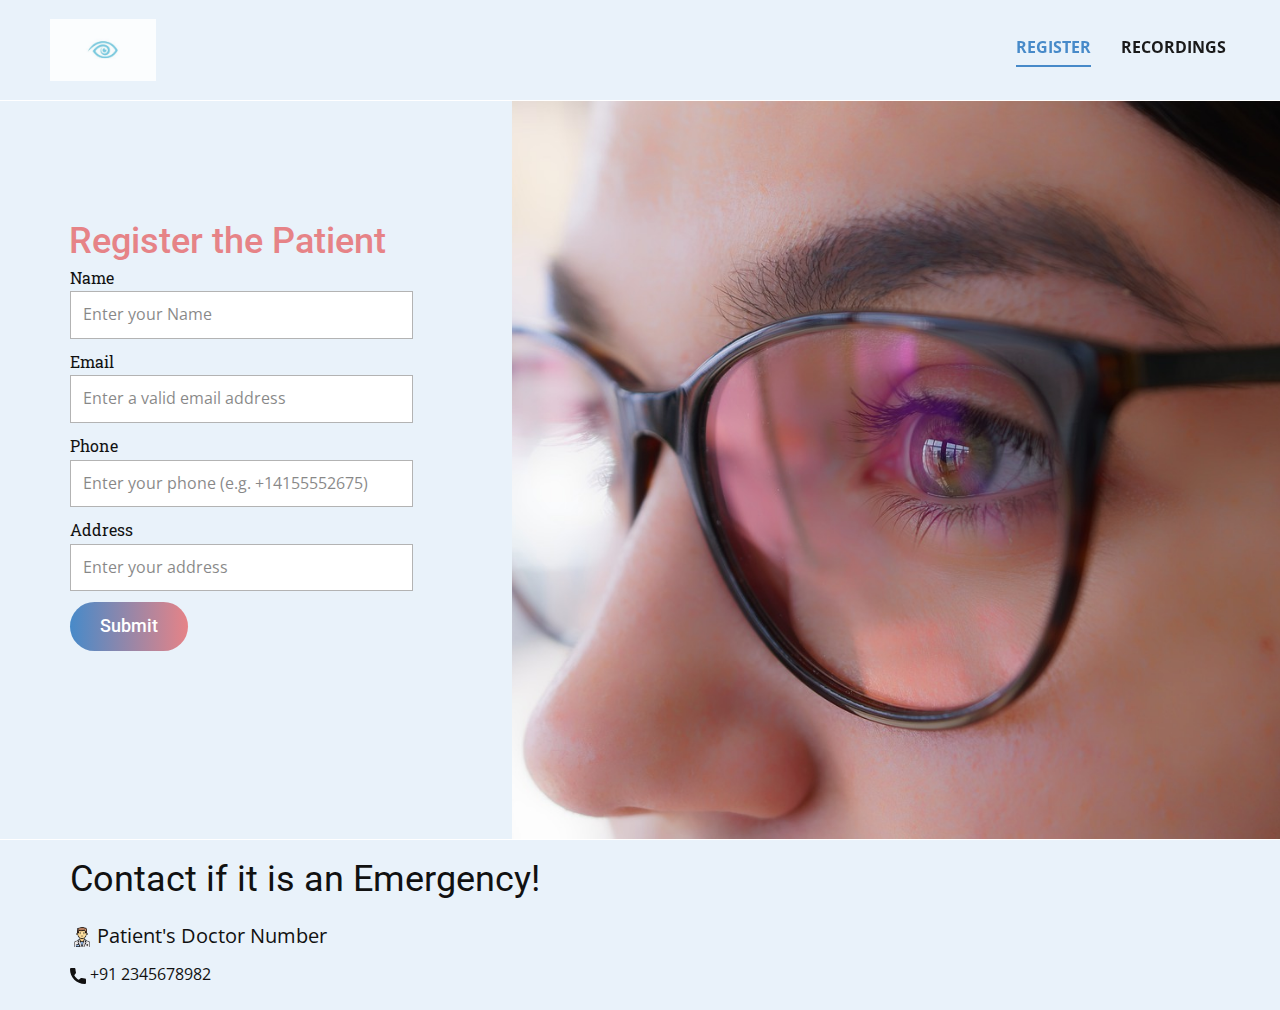
<file: app design2/index.html>
<!DOCTYPE html>
<html style="font-size: 16px;">
  <head>
    <meta name="viewport" content="width=device-width, initial-scale=1.0">
    <meta charset="utf-8">
    <meta name="keywords" content="Register">
    <meta name="description" content="">
    <meta name="page_type" content="np-template-header-footer-from-plugin">
    <title>register</title>
    <link rel="stylesheet" href="nicepage.css" media="screen">
<link rel="stylesheet" href="register.css" media="screen">
    <script class="u-script" type="text/javascript" src="jquery.js" defer=""></script>
    <script class="u-script" type="text/javascript" src="nicepage.js" defer=""></script>
    <meta name="generator" content="Nicepage 4.5.4, nicepage.com">
    <link id="u-theme-google-font" rel="stylesheet" href="https://fonts.googleapis.com/css?family=Roboto:100,100i,300,300i,400,400i,500,500i,700,700i,900,900i|Open+Sans:300,300i,400,400i,500,500i,600,600i,700,700i,800,800i">
    <link id="u-page-google-font" rel="stylesheet" href="https://fonts.googleapis.com/css?family=Roboto+Slab:100,200,300,400,500,600,700,800,900|Roboto:100,100i,300,300i,400,400i,500,500i,700,700i,900,900i">
    
    
    <script type="application/ld+json">{
		"@context": "http://schema.org",
		"@type": "Organization",
		"name": "",
		"logo": "images/403Forbidden.jpg"
}</script>
    <meta name="theme-color" content="#478ac9">
    <meta property="og:title" content="register">
    <meta property="og:type" content="website">
  </head>
  <body data-home-page="register.html" data-home-page-title="register" class="u-body u-xl-mode"><header class="u-clearfix u-header u-palette-1-light-3 u-sticky u-sticky-8243 u-header" id="sec-d9cd"><a href="Home.html" data-page-id="63607571" class="u-image u-logo u-opacity u-opacity-80 u-image-1" data-image-width="520" data-image-height="300" data-animation-name="customAnimationIn" data-animation-duration="1000" data-animation-direction="" title="Home">
        <img src="images/403Forbidden.jpg" class="u-logo-image u-logo-image-1">
      </a><nav class="u-menu u-menu-dropdown u-offcanvas u-menu-1">
        <div class="menu-collapse" style="font-size: 1rem; letter-spacing: 0px; font-weight: 700; text-transform: uppercase;">
          <a class="u-button-style u-custom-active-border-color u-custom-border u-custom-border-color u-custom-border-radius u-custom-borders u-custom-hover-border-color u-custom-left-right-menu-spacing u-custom-padding-bottom u-custom-text-color u-custom-text-hover-color u-custom-top-bottom-menu-spacing u-nav-link u-text-active-palette-1-base u-text-hover-palette-2-base" href="#">
            <svg class="u-svg-link" viewBox="0 0 24 24"><use xmlns:xlink="http://www.w3.org/1999/xlink" xlink:href="#menu-hamburger"></use></svg>
            <svg class="u-svg-content" version="1.1" id="menu-hamburger" viewBox="0 0 16 16" x="0px" y="0px" xmlns:xlink="http://www.w3.org/1999/xlink" xmlns="http://www.w3.org/2000/svg"><g><rect y="1" width="16" height="2"></rect><rect y="7" width="16" height="2"></rect><rect y="13" width="16" height="2"></rect>
</g></svg>
          </a>
        </div>
        <div class="u-custom-menu u-nav-container">
          <ul class="u-nav u-spacing-30 u-unstyled u-nav-1"><li class="u-nav-item"><a class="u-border-2 u-border-active-palette-1-base u-border-hover-palette-1-base u-border-no-left u-border-no-right u-border-no-top u-button-style u-nav-link u-text-active-palette-1-base u-text-grey-90 u-text-hover-grey-90" href="register.html" style="padding: 10px 0px;">Register</a>
</li><li class="u-nav-item"><a class="u-border-2 u-border-active-palette-1-base u-border-hover-palette-1-base u-border-no-left u-border-no-right u-border-no-top u-button-style u-nav-link u-text-active-palette-1-base u-text-grey-90 u-text-hover-grey-90" href="recordings.html" style="padding: 10px 0px;">Recordings</a>
</li></ul>
        </div>
        <div class="u-custom-menu u-nav-container-collapse">
          <div class="u-black u-container-style u-inner-container-layout u-opacity u-opacity-95 u-sidenav">
            <div class="u-inner-container-layout u-sidenav-overflow">
              <div class="u-menu-close"></div>
              <ul class="u-align-center u-nav u-popupmenu-items u-unstyled u-nav-2"><li class="u-nav-item"><a class="u-button-style u-nav-link" href="register.html" style="padding: 10px 0px;">Register</a>
</li><li class="u-nav-item"><a class="u-button-style u-nav-link" href="recordings.html" style="padding: 10px 0px;">Recordings</a>
</li></ul>
            </div>
          </div>
          <div class="u-black u-menu-overlay u-opacity u-opacity-70"></div>
        </div>
      </nav><style class="u-sticky-style" data-style-id="8243">.u-sticky-fixed.u-sticky-8243, .u-body.u-sticky-fixed .u-sticky-8243 {
box-shadow: 2px 2px 8px 0 rgba(128,128,128,1) !important
}</style></header>
    <section class="u-clearfix u-valign-middle u-section-1" id="sec-b247">
      <div class="u-clearfix u-expanded-width u-gutter-0 u-layout-wrap u-layout-wrap-1">
        <div class="u-layout" style="">
          <div class="u-layout-row" style="">
            <div class="u-container-style u-layout-cell u-left-cell u-palette-1-light-3 u-size-24 u-size-xs-60 u-layout-cell-1" src="">
              <div class="u-container-layout u-container-layout-1">
                <h2 class="u-align-center u-text u-text-default u-text-palette-2-light-1 u-text-1">Register the Patient</h2>
                <div class="u-form u-form-1">
                  <form action="#" method="POST" class="u-clearfix u-form-spacing-10 u-form-vertical u-inner-form" source="custom" name="form" style="padding: 10px;">
                    <div class="u-form-group u-form-name">
                      <label for="name-acee" class="u-custom-font u-font-roboto-slab u-label">Name</label>
                      <input type="text" placeholder="Enter your Name" id="name-acee" name="name" class="u-border-1 u-border-grey-30 u-input u-input-rectangle u-white" required="">
                    </div>
                    <div class="u-form-email u-form-group">
                      <label for="email-acee" class="u-custom-font u-font-roboto-slab u-label">Email</label>
                      <input type="email" placeholder="Enter a valid email address" id="email-acee" name="email" class="u-border-1 u-border-grey-30 u-input u-input-rectangle u-white" required="">
                    </div>
                    <div class="u-form-group u-form-phone u-form-group-3">
                      <label for="phone-5e17" class="u-custom-font u-font-roboto-slab u-label">Phone</label>
                      <input type="tel" pattern="\+?\d{0,3}[\s\(\-]?([0-9]{2,3})[\s\)\-]?([\s\-]?)([0-9]{3})[\s\-]?([0-9]{2})[\s\-]?([0-9]{2})" placeholder="Enter your phone (e.g. +14155552675)" id="phone-5e17" name="phone" class="u-border-1 u-border-grey-30 u-input u-input-rectangle u-white" required="">
                    </div>
                    <div class="u-form-address u-form-group u-form-group-4">
                      <label for="address-25fb" class="u-custom-font u-font-roboto-slab u-label">Address</label>
                      <input type="text" placeholder="Enter your address" id="address-25fb" name="address" class="u-border-1 u-border-grey-30 u-input u-input-rectangle u-white" required="">
                    </div>
                    <div class="u-align-left u-form-group u-form-submit">
                      <a href="#" class="u-active-palette-2-light-2 u-border-none u-btn u-btn-round u-btn-submit u-button-style u-custom-font u-font-roboto u-gradient u-hover-palette-2-light-2 u-none u-radius-31 u-text-white u-btn-1">Submit</a>
                      <input type="submit" value="submit" class="u-form-control-hidden">
                    </div>
                    <div class="u-form-send-message u-form-send-success"> Thank you! Your message has been sent. </div>
                    <div class="u-form-send-error u-form-send-message"> Unable to send your message. Please fix errors then try again. </div>
                    <input type="hidden" value="" name="recaptchaResponse">
                  </form>
                </div>
              </div>
            </div>
            <div class="u-align-center u-container-style u-image u-layout-cell u-right-cell u-size-36 u-size-xs-60 u-image-1" src="" data-image-width="1280" data-image-height="854">
              <div class="u-container-layout u-valign-middle u-container-layout-2" src=""></div>
            </div>
          </div>
        </div>
      </div>
    </section>
    
    
    <footer class="u-align-center u-clearfix u-footer u-palette-1-light-3 u-footer" id="sec-b803"><div class="u-clearfix u-sheet u-sheet-1">
        <h2 class="u-align-left u-subtitle u-text u-text-default u-text-1">Contact if it is an Emergency!</h2>
        <p class="u-align-center u-large-text u-text u-text-variant u-text-2"><span class="u-file-icon u-icon"><img src="images/921059.png" alt=""></span>&nbsp;Patient's Doctor Number&nbsp; 
        </p>
        <a href="https://nicepage.cloud" class="u-active-none u-align-left u-bottom-left-radius-0 u-bottom-right-radius-0 u-btn u-btn-rectangle u-button-style u-hover-none u-none u-radius-0 u-top-left-radius-0 u-top-right-radius-0 u-btn-1"><span class="u-icon"><svg class="u-svg-content" viewBox="0 0 405.333 405.333" x="0px" y="0px" style="width: 1em; height: 1em;"><path d="M373.333,266.88c-25.003,0-49.493-3.904-72.704-11.563c-11.328-3.904-24.192-0.896-31.637,6.699l-46.016,34.752    c-52.8-28.181-86.592-61.952-114.389-114.368l33.813-44.928c8.512-8.512,11.563-20.971,7.915-32.64    C142.592,81.472,138.667,56.96,138.667,32c0-17.643-14.357-32-32-32H32C14.357,0,0,14.357,0,32    c0,205.845,167.488,373.333,373.333,373.333c17.643,0,32-14.357,32-32V298.88C405.333,281.237,390.976,266.88,373.333,266.88z"></path></svg><img></span>&nbsp;+91 2345678982
        </a>
      </div></footer>
  
  </body>
</html>
</file>
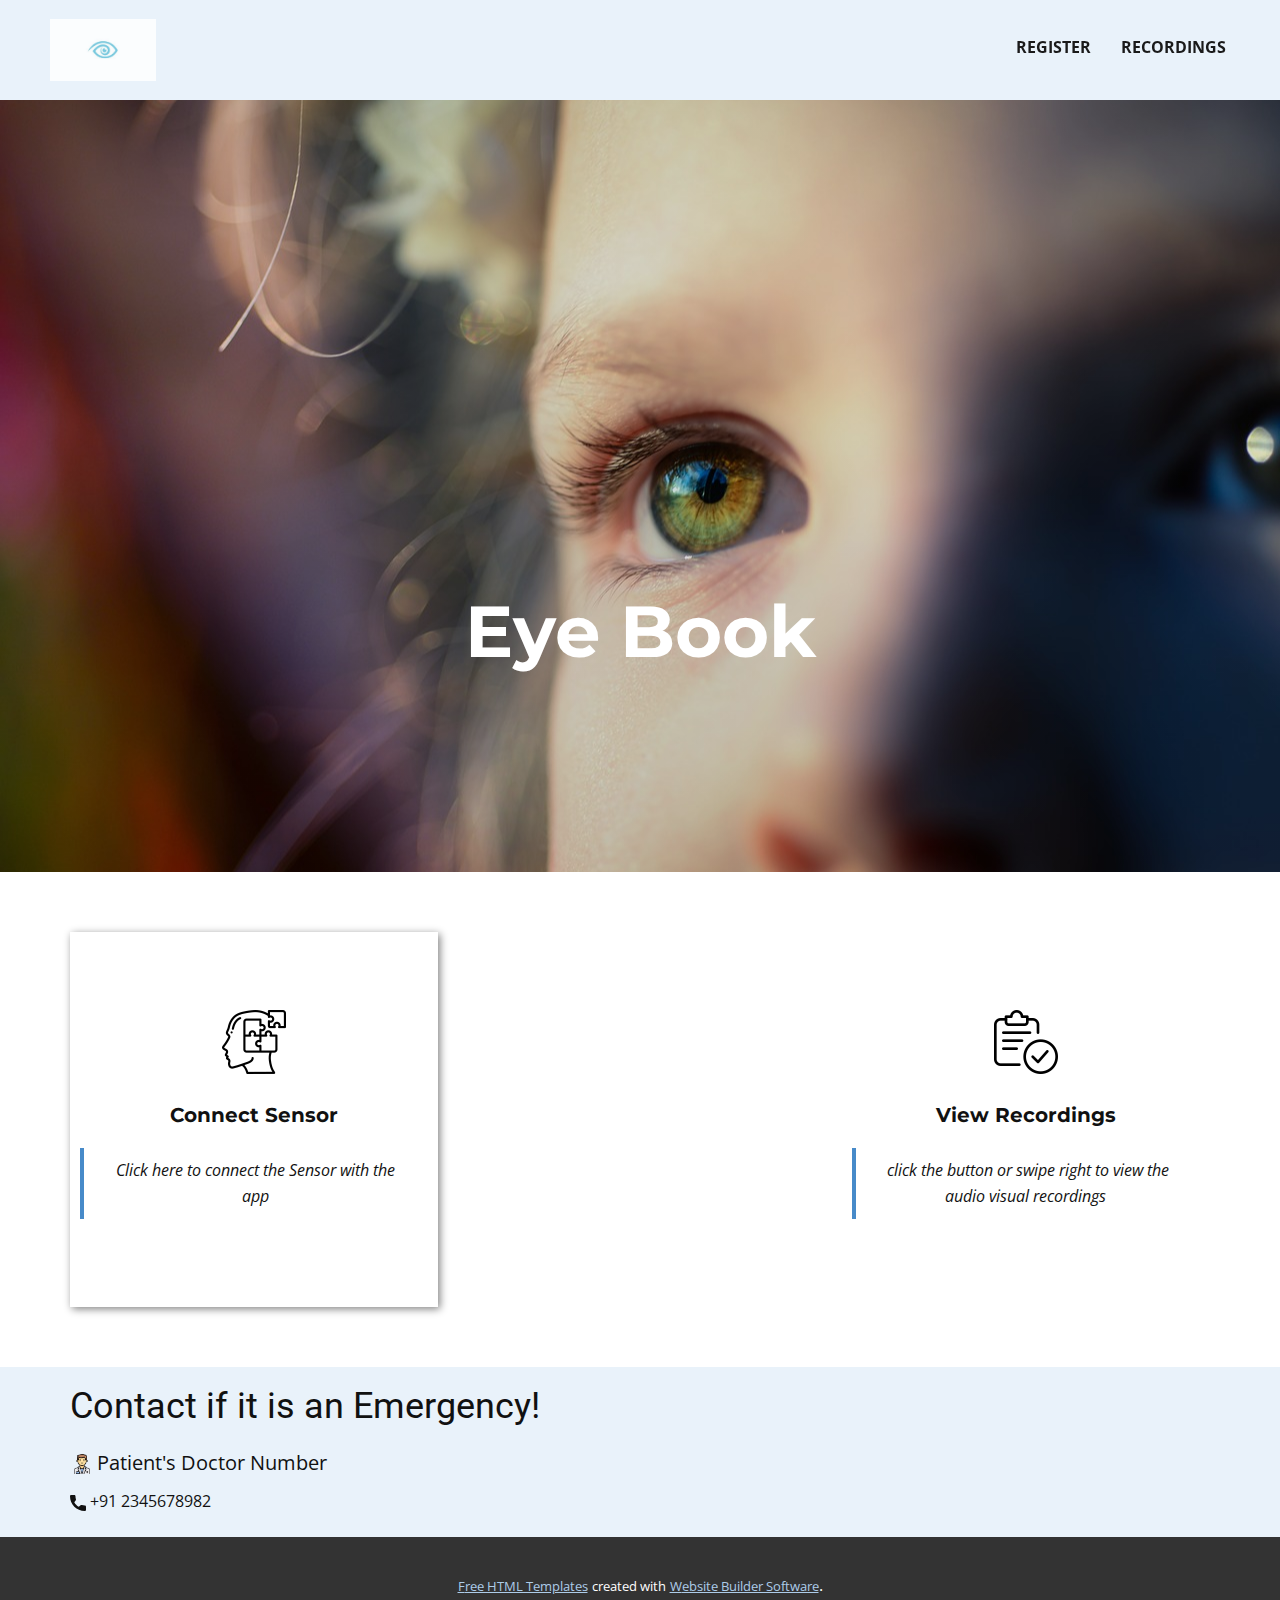
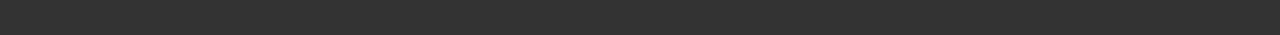
<file: app design2/Home.html>
<!DOCTYPE html>
<html style="font-size: 16px;">
  <head>
    <meta name="viewport" content="width=device-width, initial-scale=1.0">
    <meta charset="utf-8">
    <meta name="keywords" content="​Psychology specialist Dr. Sara Dowson, ​Our Clinic Expert Psychologist from New York, ​Dr. Sara Dowson, ​Open for Appointments, Pricing Plans, Free, $310, $530, ​Benefits of psychological therapy">
    <meta name="description" content="">
    <meta name="page_type" content="np-template-header-footer-from-plugin">
    <title>Home</title>
    <link rel="stylesheet" href="nicepage.css" media="screen">
<link rel="stylesheet" href="Home.css" media="screen">
    <script class="u-script" type="text/javascript" src="jquery.js" defer=""></script>
    <script class="u-script" type="text/javascript" src="nicepage.js" defer=""></script>
    <meta name="generator" content="Nicepage 4.5.4, nicepage.com">
    <link id="u-theme-google-font" rel="stylesheet" href="https://fonts.googleapis.com/css?family=Roboto:100,100i,300,300i,400,400i,500,500i,700,700i,900,900i|Open+Sans:300,300i,400,400i,500,500i,600,600i,700,700i,800,800i">
    <link id="u-page-google-font" rel="stylesheet" href="https://fonts.googleapis.com/css?family=Montserrat:100,100i,200,200i,300,300i,400,400i,500,500i,600,600i,700,700i,800,800i,900,900i">
    
    
    
    <script type="application/ld+json">{
		"@context": "http://schema.org",
		"@type": "Organization",
		"name": "",
		"logo": "images/403Forbidden.jpg"
}</script>
    <meta name="theme-color" content="#478ac9">
    <meta property="og:title" content="Home">
    <meta property="og:type" content="website">
  </head>
  <body class="u-body u-xl-mode"><header class="u-clearfix u-header u-palette-1-light-3 u-sticky u-sticky-8243 u-header" id="sec-d9cd"><a href="Home.html" data-page-id="63607571" class="u-image u-logo u-opacity u-opacity-80 u-image-1" data-image-width="520" data-image-height="300" data-animation-name="customAnimationIn" data-animation-duration="1000" data-animation-direction="" title="Home">
        <img src="images/403Forbidden.jpg" class="u-logo-image u-logo-image-1">
      </a><nav class="u-menu u-menu-dropdown u-offcanvas u-menu-1">
        <div class="menu-collapse" style="font-size: 1rem; letter-spacing: 0px; font-weight: 700; text-transform: uppercase;">
          <a class="u-button-style u-custom-active-border-color u-custom-border u-custom-border-color u-custom-border-radius u-custom-borders u-custom-hover-border-color u-custom-left-right-menu-spacing u-custom-padding-bottom u-custom-text-color u-custom-text-hover-color u-custom-top-bottom-menu-spacing u-nav-link u-text-active-palette-1-base u-text-hover-palette-2-base" href="#">
            <svg class="u-svg-link" viewBox="0 0 24 24"><use xmlns:xlink="http://www.w3.org/1999/xlink" xlink:href="#menu-hamburger"></use></svg>
            <svg class="u-svg-content" version="1.1" id="menu-hamburger" viewBox="0 0 16 16" x="0px" y="0px" xmlns:xlink="http://www.w3.org/1999/xlink" xmlns="http://www.w3.org/2000/svg"><g><rect y="1" width="16" height="2"></rect><rect y="7" width="16" height="2"></rect><rect y="13" width="16" height="2"></rect>
</g></svg>
          </a>
        </div>
        <div class="u-custom-menu u-nav-container">
          <ul class="u-nav u-spacing-30 u-unstyled u-nav-1"><li class="u-nav-item"><a class="u-border-2 u-border-active-palette-1-base u-border-hover-palette-1-base u-border-no-left u-border-no-right u-border-no-top u-button-style u-nav-link u-text-active-palette-1-base u-text-grey-90 u-text-hover-grey-90" href="register.html" style="padding: 10px 0px;">Register</a>
</li><li class="u-nav-item"><a class="u-border-2 u-border-active-palette-1-base u-border-hover-palette-1-base u-border-no-left u-border-no-right u-border-no-top u-button-style u-nav-link u-text-active-palette-1-base u-text-grey-90 u-text-hover-grey-90" href="recordings.html" style="padding: 10px 0px;">Recordings</a>
</li></ul>
        </div>
        <div class="u-custom-menu u-nav-container-collapse">
          <div class="u-black u-container-style u-inner-container-layout u-opacity u-opacity-95 u-sidenav">
            <div class="u-inner-container-layout u-sidenav-overflow">
              <div class="u-menu-close"></div>
              <ul class="u-align-center u-nav u-popupmenu-items u-unstyled u-nav-2"><li class="u-nav-item"><a class="u-button-style u-nav-link" href="register.html" style="padding: 10px 0px;">Register</a>
</li><li class="u-nav-item"><a class="u-button-style u-nav-link" href="recordings.html" style="padding: 10px 0px;">Recordings</a>
</li></ul>
            </div>
          </div>
          <div class="u-black u-menu-overlay u-opacity u-opacity-70"></div>
        </div>
      </nav><style class="u-sticky-style" data-style-id="8243">.u-sticky-fixed.u-sticky-8243, .u-body.u-sticky-fixed .u-sticky-8243 {
box-shadow: 2px 2px 8px 0 rgba(128,128,128,1) !important
}</style></header>
    <section class="u-align-left u-clearfix u-image u-shading u-section-1" id="carousel_b404" data-image-width="1280" data-image-height="829">
      <div class="u-clearfix u-sheet u-sheet-1">
        <h1 class="u-align-center u-custom-font u-font-montserrat u-text u-text-body-alt-color u-text-1" data-animation-name="slideIn" data-animation-duration="2000" data-animation-direction="Left">Eye Book</h1>
      </div>
    </section>
    <section class="u-clearfix u-section-2" id="sec-a3ca">
      <div class="u-clearfix u-sheet u-sheet-1">
        <div class="u-expanded-width u-list u-list-1">
          <div class="u-repeater u-repeater-1">
            <div class="u-align-center u-container-style u-custom-item u-list-item u-repeater-item u-list-item-1">
              <div class="u-container-layout u-similar-container u-container-layout-1"><span class="u-custom-item u-file-icon u-icon u-icon-1"><img src="images/1491171.png" alt=""></span>
                <h5 class="u-custom-font u-font-montserrat u-text u-text-default u-text-1"> Connect Sensor</h5>
                <blockquote class="u-text u-text-2">Click here to connect the Sensor with the app</blockquote>
              </div>
            </div>
            <div class="u-align-center u-container-style u-custom-item u-list-item u-palette-2-base u-repeater-item u-list-item-2" data-animation-name="customAnimationIn" data-animation-duration="2000">
              <div class="u-container-layout u-similar-container u-container-layout-2"><span class="u-custom-item u-file-icon u-grey-5 u-icon u-spacing-10 u-icon-2"><img src="images/12.png" alt=""></span>
                <h5 class="u-custom-font u-font-montserrat u-text u-text-default u-text-3"> Start Recording</h5>
                <blockquote class="u-text u-text-4">Click the Button or press and hold the screen for two seconds to record audio visual</blockquote>
              </div>
            </div>
            <div class="u-align-center u-container-style u-custom-item u-list-item u-repeater-item">
              <div class="u-container-layout u-similar-container u-container-layout-3"><span class="u-custom-item u-file-icon u-icon u-icon-3"><img src="images/2910756.png" alt=""></span>
                <h5 class="u-custom-font u-font-montserrat u-text u-text-default u-text-5"> View Recordings</h5>
                <blockquote class="u-text u-text-6">click the button or swipe right to view the audio visual recordings&nbsp;</blockquote>
              </div>
            </div>
          </div>
        </div>
      </div>
    </section>
    
    
    <footer class="u-align-center u-clearfix u-footer u-palette-1-light-3 u-footer" id="sec-b803"><div class="u-clearfix u-sheet u-sheet-1">
        <h2 class="u-align-left u-subtitle u-text u-text-default u-text-1">Contact if it is an Emergency!</h2>
        <p class="u-align-center u-large-text u-text u-text-variant u-text-2"><span class="u-file-icon u-icon"><img src="images/921059.png" alt=""></span>&nbsp;Patient's Doctor Number&nbsp; 
        </p>
        <a href="https://nicepage.cloud" class="u-active-none u-align-left u-bottom-left-radius-0 u-bottom-right-radius-0 u-btn u-btn-rectangle u-button-style u-hover-none u-none u-radius-0 u-top-left-radius-0 u-top-right-radius-0 u-btn-1"><span class="u-icon"><svg class="u-svg-content" viewBox="0 0 405.333 405.333" x="0px" y="0px" style="width: 1em; height: 1em;"><path d="M373.333,266.88c-25.003,0-49.493-3.904-72.704-11.563c-11.328-3.904-24.192-0.896-31.637,6.699l-46.016,34.752    c-52.8-28.181-86.592-61.952-114.389-114.368l33.813-44.928c8.512-8.512,11.563-20.971,7.915-32.64    C142.592,81.472,138.667,56.96,138.667,32c0-17.643-14.357-32-32-32H32C14.357,0,0,14.357,0,32    c0,205.845,167.488,373.333,373.333,373.333c17.643,0,32-14.357,32-32V298.88C405.333,281.237,390.976,266.88,373.333,266.88z"></path></svg><img></span>&nbsp;+91 2345678982
        </a>
      </div></footer>
    <section class="u-backlink u-clearfix u-grey-80">
      <a class="u-link" href="https://nicepage.com/html-templates" target="_blank">
        <span>Free HTML Templates</span>
      </a>
      <p class="u-text">
        <span>created with</span>
      </p>
      <a class="u-link" href="" target="_blank">
        <span>Website Builder Software</span>
      </a>. 
    </section>
  </body>
</html>
</file>
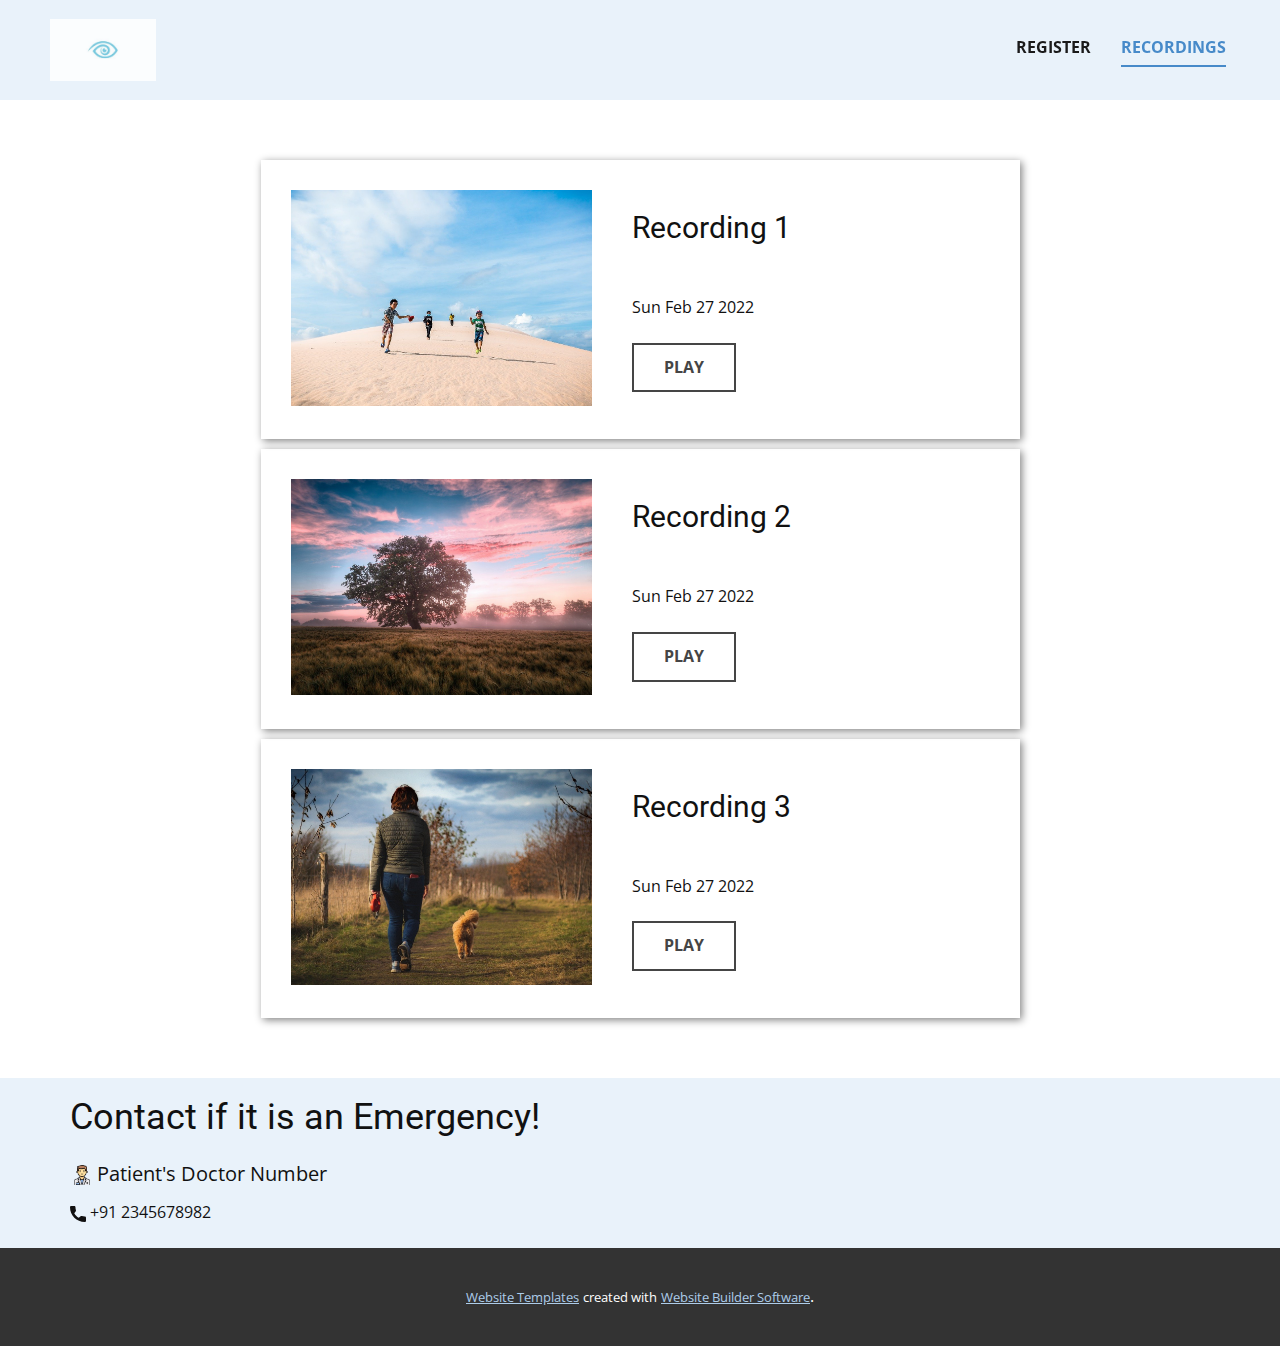
<file: app design2/recordings.html>
<!DOCTYPE html>
<html style="font-size: 16px;">
  <head>
    <meta name="viewport" content="width=device-width, initial-scale=1.0">
    <meta charset="utf-8">
    <meta name="keywords" content="Contact if it is an Emergency!">
    <meta name="description" content="">
    <meta name="page_type" content="np-template-header-footer-from-plugin">
    <title>recordings</title>
    <link rel="stylesheet" href="nicepage.css" media="screen">
<link rel="stylesheet" href="recordings.css" media="screen">
    <script class="u-script" type="text/javascript" src="jquery.js" defer=""></script>
    <script class="u-script" type="text/javascript" src="nicepage.js" defer=""></script>
    <meta name="generator" content="Nicepage 4.5.4, nicepage.com">
    <link id="u-theme-google-font" rel="stylesheet" href="https://fonts.googleapis.com/css?family=Roboto:100,100i,300,300i,400,400i,500,500i,700,700i,900,900i|Open+Sans:300,300i,400,400i,500,500i,600,600i,700,700i,800,800i">
    
    
    <script type="application/ld+json">{
		"@context": "http://schema.org",
		"@type": "Organization",
		"name": "",
		"logo": "images/403Forbidden.jpg"
}</script>
    <meta name="theme-color" content="#478ac9">
    <meta property="og:title" content="recordings">
    <meta property="og:type" content="website">
  </head>
  <body class="u-body u-xl-mode"><header class="u-clearfix u-header u-palette-1-light-3 u-sticky u-sticky-8243 u-header" id="sec-d9cd"><a href="Home.html" data-page-id="63607571" class="u-image u-logo u-opacity u-opacity-80 u-image-1" data-image-width="520" data-image-height="300" data-animation-name="customAnimationIn" data-animation-duration="1000" data-animation-direction="" title="Home">
        <img src="images/403Forbidden.jpg" class="u-logo-image u-logo-image-1">
      </a><nav class="u-menu u-menu-dropdown u-offcanvas u-menu-1">
        <div class="menu-collapse" style="font-size: 1rem; letter-spacing: 0px; font-weight: 700; text-transform: uppercase;">
          <a class="u-button-style u-custom-active-border-color u-custom-border u-custom-border-color u-custom-border-radius u-custom-borders u-custom-hover-border-color u-custom-left-right-menu-spacing u-custom-padding-bottom u-custom-text-color u-custom-text-hover-color u-custom-top-bottom-menu-spacing u-nav-link u-text-active-palette-1-base u-text-hover-palette-2-base" href="#">
            <svg class="u-svg-link" viewBox="0 0 24 24"><use xmlns:xlink="http://www.w3.org/1999/xlink" xlink:href="#menu-hamburger"></use></svg>
            <svg class="u-svg-content" version="1.1" id="menu-hamburger" viewBox="0 0 16 16" x="0px" y="0px" xmlns:xlink="http://www.w3.org/1999/xlink" xmlns="http://www.w3.org/2000/svg"><g><rect y="1" width="16" height="2"></rect><rect y="7" width="16" height="2"></rect><rect y="13" width="16" height="2"></rect>
</g></svg>
          </a>
        </div>
        <div class="u-custom-menu u-nav-container">
          <ul class="u-nav u-spacing-30 u-unstyled u-nav-1"><li class="u-nav-item"><a class="u-border-2 u-border-active-palette-1-base u-border-hover-palette-1-base u-border-no-left u-border-no-right u-border-no-top u-button-style u-nav-link u-text-active-palette-1-base u-text-grey-90 u-text-hover-grey-90" href="register.html" style="padding: 10px 0px;">Register</a>
</li><li class="u-nav-item"><a class="u-border-2 u-border-active-palette-1-base u-border-hover-palette-1-base u-border-no-left u-border-no-right u-border-no-top u-button-style u-nav-link u-text-active-palette-1-base u-text-grey-90 u-text-hover-grey-90" href="recordings.html" style="padding: 10px 0px;">Recordings</a>
</li></ul>
        </div>
        <div class="u-custom-menu u-nav-container-collapse">
          <div class="u-black u-container-style u-inner-container-layout u-opacity u-opacity-95 u-sidenav">
            <div class="u-inner-container-layout u-sidenav-overflow">
              <div class="u-menu-close"></div>
              <ul class="u-align-center u-nav u-popupmenu-items u-unstyled u-nav-2"><li class="u-nav-item"><a class="u-button-style u-nav-link" href="register.html" style="padding: 10px 0px;">Register</a>
</li><li class="u-nav-item"><a class="u-button-style u-nav-link" href="recordings.html" style="padding: 10px 0px;">Recordings</a>
</li></ul>
            </div>
          </div>
          <div class="u-black u-menu-overlay u-opacity u-opacity-70"></div>
        </div>
      </nav><style class="u-sticky-style" data-style-id="8243">.u-sticky-fixed.u-sticky-8243, .u-body.u-sticky-fixed .u-sticky-8243 {
box-shadow: 2px 2px 8px 0 rgba(128,128,128,1) !important
}</style></header>
    <section class="u-align-center u-clearfix u-section-1" id="carousel_e780">
      <div class="u-clearfix u-sheet u-sheet-1"><!--blog--><!--blog_options_json--><!--{"type":"Recent","source":"","tags":"","count":""}--><!--/blog_options_json-->
        <div class="u-blog u-blog-1">
          <div class="u-repeater u-repeater-1"><!--blog_post-->
            <div class="u-blog-post u-container-style u-repeater-item u-repeater-item-1">
              <div class="u-container-layout u-similar-container u-valign-bottom-xs u-container-layout-1">
                <a class="u-post-header-link" href="blog/post-5.html"><!--blog_post_image-->
                  <img src="images/d56fdcef4ab5dc371fdd8bc6528ed8baafda33f3f134f3286bd9aa50f094b9eb9dde8eda006e5350f3c01b74c4b706b882c1a4aab8d8046ea6f90c_1280.jpg" alt="" class="u-blog-control u-image u-image-default u-image-1" data-image-width="1280" data-image-height="761"><!--/blog_post_image-->
                </a>
                <h3 class="u-text u-text-1">Recording 1</h3><!--blog_post_metadata-->
                <div class="u-blog-control u-metadata u-metadata-1"><!--blog_post_metadata_date-->
                  <span class="u-meta-date u-meta-icon"><!--blog_post_metadata_date_content-->Sun Feb 27 2022<!--/blog_post_metadata_date_content--></span><!--/blog_post_metadata_date-->
                </div><!--/blog_post_metadata--><!--blog_post_readmore-->
                <a href="blog/post-5.html" class="u-blog-control u-border-2 u-border-grey-dark-1 u-btn u-btn-rectangle u-button-style u-none u-btn-1"><!--blog_post_readmore_content--><!--options_json--><!--{"content":"PLAY","defaultValue":"Read More"}--><!--/options_json-->PLAY<!--/blog_post_readmore_content--></a><!--/blog_post_readmore-->
              </div>
            </div><!--/blog_post--><!--blog_post-->
            <div class="u-blog-post u-container-style u-repeater-item u-repeater-item-2">
              <div class="u-container-layout u-similar-container u-valign-bottom-xs u-container-layout-2">
                <a class="u-post-header-link" href="blog/post-4.html"><!--blog_post_image-->
                  <img src="images/dabcb4813ea32b128843342925046f9179143a3d2382f3ab1c7bf4c07c4437194f5c39d9348262b97af7aa9194855321ab76444cee69155582c07b_1280.jpg" alt="" class="u-blog-control u-image u-image-default u-image-2" data-image-width="1280" data-image-height="852"><!--/blog_post_image-->
                </a>
                <h3 class="u-text u-text-2">Recording 2<br>
                </h3><!--blog_post_metadata-->
                <div class="u-blog-control u-metadata u-metadata-2"><!--blog_post_metadata_date-->
                  <span class="u-meta-date u-meta-icon"><!--blog_post_metadata_date_content-->Sun Feb 27 2022<!--/blog_post_metadata_date_content--></span><!--/blog_post_metadata_date-->
                </div><!--/blog_post_metadata--><!--blog_post_readmore-->
                <a href="blog/post-4.html" class="u-blog-control u-border-2 u-border-grey-dark-1 u-btn u-btn-rectangle u-button-style u-none u-btn-2"><!--blog_post_readmore_content--><!--options_json--><!--{"content":"PLAY","defaultValue":"Read More"}--><!--/options_json-->PLAY<!--/blog_post_readmore_content--></a><!--/blog_post_readmore-->
              </div>
            </div><!--/blog_post--><!--blog_post-->
            <div class="u-blog-post u-container-style u-repeater-item u-repeater-item-3">
              <div class="u-container-layout u-similar-container u-valign-bottom-xs u-container-layout-3">
                <a class="u-post-header-link" href="blog/post-3.html"><!--blog_post_image-->
                  <img src="images/cf7e58aa04a03c71244be7057f967b152477b1fa5b1d1bfa67a2cc2d3b372eb6114ade95107173f50840ef73681af7d3baf685c5b3502aca158b56_1280.jpg" alt="" class="u-blog-control u-image u-image-default u-image-3" data-image-width="1280" data-image-height="852"><!--/blog_post_image-->
                </a>
                <h3 class="u-text u-text-3">Recording 3</h3><!--blog_post_metadata-->
                <div class="u-blog-control u-metadata u-metadata-3"><!--blog_post_metadata_date-->
                  <span class="u-meta-date u-meta-icon"><!--blog_post_metadata_date_content-->Sun Feb 27 2022<!--/blog_post_metadata_date_content--></span><!--/blog_post_metadata_date-->
                </div><!--/blog_post_metadata--><!--blog_post_readmore-->
                <a href="blog/post-3.html" class="u-blog-control u-border-2 u-border-grey-dark-1 u-btn u-btn-rectangle u-button-style u-none u-btn-3"><!--blog_post_readmore_content--><!--options_json--><!--{"content":"PLAY","defaultValue":"Read More"}--><!--/options_json-->PLAY<!--/blog_post_readmore_content--></a><!--/blog_post_readmore-->
              </div>
            </div><!--/blog_post-->
          </div>
        </div><!--/blog-->
      </div>
    </section>
    
    
    <footer class="u-align-center u-clearfix u-footer u-palette-1-light-3 u-footer" id="sec-b803"><div class="u-clearfix u-sheet u-sheet-1">
        <h2 class="u-align-left u-subtitle u-text u-text-default u-text-1">Contact if it is an Emergency!</h2>
        <p class="u-align-center u-large-text u-text u-text-variant u-text-2"><span class="u-file-icon u-icon"><img src="images/921059.png" alt=""></span>&nbsp;Patient's Doctor Number&nbsp; 
        </p>
        <a href="https://nicepage.cloud" class="u-active-none u-align-left u-bottom-left-radius-0 u-bottom-right-radius-0 u-btn u-btn-rectangle u-button-style u-hover-none u-none u-radius-0 u-top-left-radius-0 u-top-right-radius-0 u-btn-1"><span class="u-icon"><svg class="u-svg-content" viewBox="0 0 405.333 405.333" x="0px" y="0px" style="width: 1em; height: 1em;"><path d="M373.333,266.88c-25.003,0-49.493-3.904-72.704-11.563c-11.328-3.904-24.192-0.896-31.637,6.699l-46.016,34.752    c-52.8-28.181-86.592-61.952-114.389-114.368l33.813-44.928c8.512-8.512,11.563-20.971,7.915-32.64    C142.592,81.472,138.667,56.96,138.667,32c0-17.643-14.357-32-32-32H32C14.357,0,0,14.357,0,32    c0,205.845,167.488,373.333,373.333,373.333c17.643,0,32-14.357,32-32V298.88C405.333,281.237,390.976,266.88,373.333,266.88z"></path></svg><img></span>&nbsp;+91 2345678982
        </a>
      </div></footer>
    <section class="u-backlink u-clearfix u-grey-80">
      <a class="u-link" href="https://nicepage.com/website-templates" target="_blank">
        <span>Website Templates</span>
      </a>
      <p class="u-text">
        <span>created with</span>
      </p>
      <a class="u-link" href="" target="_blank">
        <span>Website Builder Software</span>
      </a>. 
    </section>
  </body>
</html>
</file>
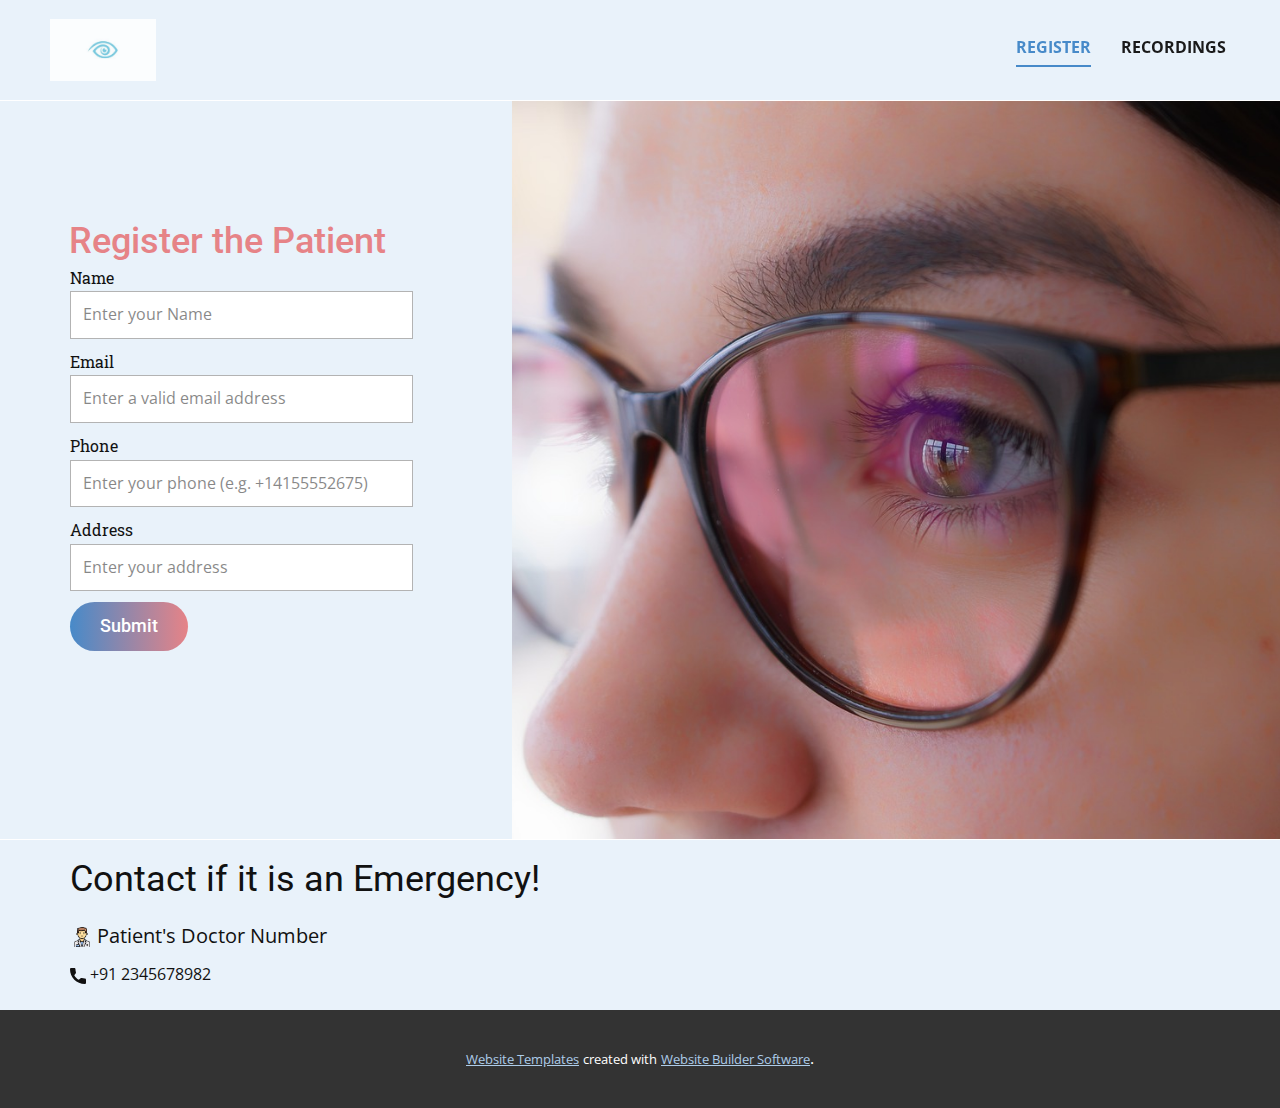
<file: app design2/register.html>
<!DOCTYPE html>
<html style="font-size: 16px;">
  <head>
    <meta name="viewport" content="width=device-width, initial-scale=1.0">
    <meta charset="utf-8">
    <meta name="keywords" content="Register">
    <meta name="description" content="">
    <meta name="page_type" content="np-template-header-footer-from-plugin">
    <title>register</title>
    <link rel="stylesheet" href="nicepage.css" media="screen">
<link rel="stylesheet" href="register.css" media="screen">
    <script class="u-script" type="text/javascript" src="jquery.js" defer=""></script>
    <script class="u-script" type="text/javascript" src="nicepage.js" defer=""></script>
    <meta name="generator" content="Nicepage 4.5.4, nicepage.com">
    <link id="u-theme-google-font" rel="stylesheet" href="https://fonts.googleapis.com/css?family=Roboto:100,100i,300,300i,400,400i,500,500i,700,700i,900,900i|Open+Sans:300,300i,400,400i,500,500i,600,600i,700,700i,800,800i">
    <link id="u-page-google-font" rel="stylesheet" href="https://fonts.googleapis.com/css?family=Roboto+Slab:100,200,300,400,500,600,700,800,900|Roboto:100,100i,300,300i,400,400i,500,500i,700,700i,900,900i">
    
    
    <script type="application/ld+json">{
		"@context": "http://schema.org",
		"@type": "Organization",
		"name": "",
		"logo": "images/403Forbidden.jpg"
}</script>
    <meta name="theme-color" content="#478ac9">
    <meta property="og:title" content="register">
    <meta property="og:type" content="website">
  </head>
  <body class="u-body u-xl-mode"><header class="u-clearfix u-header u-palette-1-light-3 u-sticky u-sticky-8243 u-header" id="sec-d9cd"><a href="Home.html" data-page-id="63607571" class="u-image u-logo u-opacity u-opacity-80 u-image-1" data-image-width="520" data-image-height="300" data-animation-name="customAnimationIn" data-animation-duration="1000" data-animation-direction="" title="Home">
        <img src="images/403Forbidden.jpg" class="u-logo-image u-logo-image-1">
      </a><nav class="u-menu u-menu-dropdown u-offcanvas u-menu-1">
        <div class="menu-collapse" style="font-size: 1rem; letter-spacing: 0px; font-weight: 700; text-transform: uppercase;">
          <a class="u-button-style u-custom-active-border-color u-custom-border u-custom-border-color u-custom-border-radius u-custom-borders u-custom-hover-border-color u-custom-left-right-menu-spacing u-custom-padding-bottom u-custom-text-color u-custom-text-hover-color u-custom-top-bottom-menu-spacing u-nav-link u-text-active-palette-1-base u-text-hover-palette-2-base" href="#">
            <svg class="u-svg-link" viewBox="0 0 24 24"><use xmlns:xlink="http://www.w3.org/1999/xlink" xlink:href="#menu-hamburger"></use></svg>
            <svg class="u-svg-content" version="1.1" id="menu-hamburger" viewBox="0 0 16 16" x="0px" y="0px" xmlns:xlink="http://www.w3.org/1999/xlink" xmlns="http://www.w3.org/2000/svg"><g><rect y="1" width="16" height="2"></rect><rect y="7" width="16" height="2"></rect><rect y="13" width="16" height="2"></rect>
</g></svg>
          </a>
        </div>
        <div class="u-custom-menu u-nav-container">
          <ul class="u-nav u-spacing-30 u-unstyled u-nav-1"><li class="u-nav-item"><a class="u-border-2 u-border-active-palette-1-base u-border-hover-palette-1-base u-border-no-left u-border-no-right u-border-no-top u-button-style u-nav-link u-text-active-palette-1-base u-text-grey-90 u-text-hover-grey-90" href="register.html" style="padding: 10px 0px;">Register</a>
</li><li class="u-nav-item"><a class="u-border-2 u-border-active-palette-1-base u-border-hover-palette-1-base u-border-no-left u-border-no-right u-border-no-top u-button-style u-nav-link u-text-active-palette-1-base u-text-grey-90 u-text-hover-grey-90" href="recordings.html" style="padding: 10px 0px;">Recordings</a>
</li></ul>
        </div>
        <div class="u-custom-menu u-nav-container-collapse">
          <div class="u-black u-container-style u-inner-container-layout u-opacity u-opacity-95 u-sidenav">
            <div class="u-inner-container-layout u-sidenav-overflow">
              <div class="u-menu-close"></div>
              <ul class="u-align-center u-nav u-popupmenu-items u-unstyled u-nav-2"><li class="u-nav-item"><a class="u-button-style u-nav-link" href="register.html" style="padding: 10px 0px;">Register</a>
</li><li class="u-nav-item"><a class="u-button-style u-nav-link" href="recordings.html" style="padding: 10px 0px;">Recordings</a>
</li></ul>
            </div>
          </div>
          <div class="u-black u-menu-overlay u-opacity u-opacity-70"></div>
        </div>
      </nav><style class="u-sticky-style" data-style-id="8243">.u-sticky-fixed.u-sticky-8243, .u-body.u-sticky-fixed .u-sticky-8243 {
box-shadow: 2px 2px 8px 0 rgba(128,128,128,1) !important
}</style></header>
    <section class="u-clearfix u-valign-middle u-section-1" id="sec-b247">
      <div class="u-clearfix u-expanded-width u-gutter-0 u-layout-wrap u-layout-wrap-1">
        <div class="u-layout" style="">
          <div class="u-layout-row" style="">
            <div class="u-container-style u-layout-cell u-left-cell u-palette-1-light-3 u-size-24 u-size-xs-60 u-layout-cell-1" src="">
              <div class="u-container-layout u-container-layout-1">
                <h2 class="u-align-center u-text u-text-default u-text-palette-2-light-1 u-text-1">Register the Patient</h2>
                <div class="u-form u-form-1">
                  <form action="#" method="POST" class="u-clearfix u-form-spacing-10 u-form-vertical u-inner-form" source="custom" name="form" style="padding: 10px;">
                    <div class="u-form-group u-form-name">
                      <label for="name-acee" class="u-custom-font u-font-roboto-slab u-label">Name</label>
                      <input type="text" placeholder="Enter your Name" id="name-acee" name="name" class="u-border-1 u-border-grey-30 u-input u-input-rectangle u-white" required="">
                    </div>
                    <div class="u-form-email u-form-group">
                      <label for="email-acee" class="u-custom-font u-font-roboto-slab u-label">Email</label>
                      <input type="email" placeholder="Enter a valid email address" id="email-acee" name="email" class="u-border-1 u-border-grey-30 u-input u-input-rectangle u-white" required="">
                    </div>
                    <div class="u-form-group u-form-phone u-form-group-3">
                      <label for="phone-5e17" class="u-custom-font u-font-roboto-slab u-label">Phone</label>
                      <input type="tel" pattern="\+?\d{0,3}[\s\(\-]?([0-9]{2,3})[\s\)\-]?([\s\-]?)([0-9]{3})[\s\-]?([0-9]{2})[\s\-]?([0-9]{2})" placeholder="Enter your phone (e.g. +14155552675)" id="phone-5e17" name="phone" class="u-border-1 u-border-grey-30 u-input u-input-rectangle u-white" required="">
                    </div>
                    <div class="u-form-address u-form-group u-form-group-4">
                      <label for="address-25fb" class="u-custom-font u-font-roboto-slab u-label">Address</label>
                      <input type="text" placeholder="Enter your address" id="address-25fb" name="address" class="u-border-1 u-border-grey-30 u-input u-input-rectangle u-white" required="">
                    </div>
                    <div class="u-align-left u-form-group u-form-submit">
                      <a href="#" class="u-active-palette-2-light-2 u-border-none u-btn u-btn-round u-btn-submit u-button-style u-custom-font u-font-roboto u-gradient u-hover-palette-2-light-2 u-none u-radius-31 u-text-white u-btn-1">Submit</a>
                      <input type="submit" value="submit" class="u-form-control-hidden">
                    </div>
                    <div class="u-form-send-message u-form-send-success"> Thank you! Your message has been sent. </div>
                    <div class="u-form-send-error u-form-send-message"> Unable to send your message. Please fix errors then try again. </div>
                    <input type="hidden" value="" name="recaptchaResponse">
                  </form>
                </div>
              </div>
            </div>
            <div class="u-align-center u-container-style u-image u-layout-cell u-right-cell u-size-36 u-size-xs-60 u-image-1" src="" data-image-width="1280" data-image-height="854">
              <div class="u-container-layout u-valign-middle u-container-layout-2" src=""></div>
            </div>
          </div>
        </div>
      </div>
    </section>
    
    
    <footer class="u-align-center u-clearfix u-footer u-palette-1-light-3 u-footer" id="sec-b803"><div class="u-clearfix u-sheet u-sheet-1">
        <h2 class="u-align-left u-subtitle u-text u-text-default u-text-1">Contact if it is an Emergency!</h2>
        <p class="u-align-center u-large-text u-text u-text-variant u-text-2"><span class="u-file-icon u-icon"><img src="images/921059.png" alt=""></span>&nbsp;Patient's Doctor Number&nbsp; 
        </p>
        <a href="https://nicepage.cloud" class="u-active-none u-align-left u-bottom-left-radius-0 u-bottom-right-radius-0 u-btn u-btn-rectangle u-button-style u-hover-none u-none u-radius-0 u-top-left-radius-0 u-top-right-radius-0 u-btn-1"><span class="u-icon"><svg class="u-svg-content" viewBox="0 0 405.333 405.333" x="0px" y="0px" style="width: 1em; height: 1em;"><path d="M373.333,266.88c-25.003,0-49.493-3.904-72.704-11.563c-11.328-3.904-24.192-0.896-31.637,6.699l-46.016,34.752    c-52.8-28.181-86.592-61.952-114.389-114.368l33.813-44.928c8.512-8.512,11.563-20.971,7.915-32.64    C142.592,81.472,138.667,56.96,138.667,32c0-17.643-14.357-32-32-32H32C14.357,0,0,14.357,0,32    c0,205.845,167.488,373.333,373.333,373.333c17.643,0,32-14.357,32-32V298.88C405.333,281.237,390.976,266.88,373.333,266.88z"></path></svg><img></span>&nbsp;+91 2345678982
        </a>
      </div></footer>
    <section class="u-backlink u-clearfix u-grey-80">
      <a class="u-link" href="https://nicepage.com/website-templates" target="_blank">
        <span>Website Templates</span>
      </a>
      <p class="u-text">
        <span>created with</span>
      </p>
      <a class="u-link" href="" target="_blank">
        <span>Website Builder Software</span>
      </a>. 
    </section>
  </body>
</html>
</file>
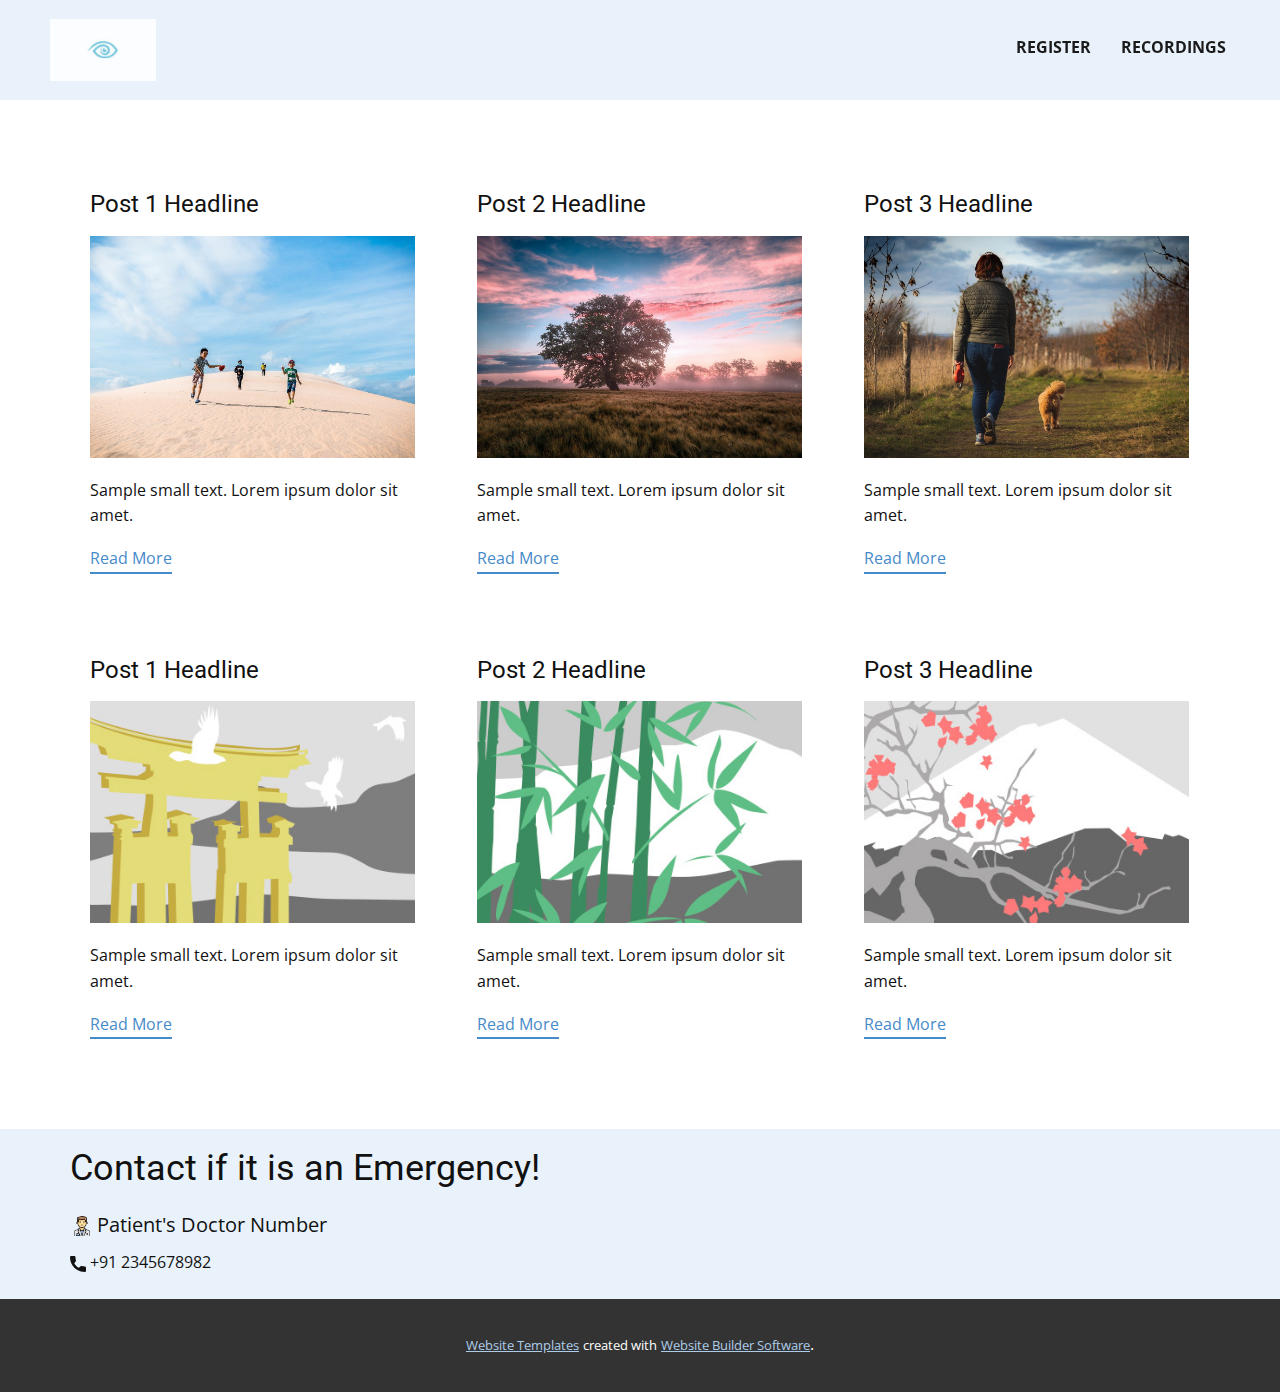
<file: app design2/blog/blog.html>
<html style="font-size: 16px;"><head>
    <meta name="viewport" content="width=device-width, initial-scale=1.0">
    <meta charset="utf-8">
    <meta name="keywords" content="Contact if it is an Emergency!">
    <meta name="description" content="">
    <meta name="page_type" content="np-template-header-footer-from-plugin">
    <title>Blog Template</title>
    <link rel="stylesheet" href="../nicepage.css" media="screen">
<link rel="stylesheet" href="../Blog-Template.css" media="screen">
    <script class="u-script" type="text/javascript" src="../jquery.js" defer=""></script>
    <script class="u-script" type="text/javascript" src="../nicepage.js" defer=""></script>
    <meta name="generator" content="Nicepage 4.5.4, nicepage.com">
    <link id="u-theme-google-font" rel="stylesheet" href="https://fonts.googleapis.com/css?family=Roboto:100,100i,300,300i,400,400i,500,500i,700,700i,900,900i|Open+Sans:300,300i,400,400i,500,500i,600,600i,700,700i,800,800i">
    
    
    <script type="application/ld+json">{
		"@context": "http://schema.org",
		"@type": "Organization",
		"name": "",
		"logo": "images/403Forbidden.jpg"
}</script>
    <meta name="theme-color" content="#478ac9">
  </head>
  <body class="u-body u-xl-mode"><header class="u-clearfix u-header u-palette-1-light-3 u-sticky u-sticky-8243 u-header" id="sec-d9cd"><a href="../Home.html" data-page-id="63607571" class="u-image u-logo u-opacity u-opacity-80 u-image-1" data-image-width="520" data-image-height="300" data-animation-name="customAnimationIn" data-animation-duration="1000" data-animation-direction="" title="Home">
        <img src="../images/403Forbidden.jpg" class="u-logo-image u-logo-image-1">
      </a><nav class="u-menu u-menu-dropdown u-offcanvas u-menu-1">
        <div class="menu-collapse" style="font-size: 1rem; letter-spacing: 0px; font-weight: 700; text-transform: uppercase;">
          <a class="u-button-style u-custom-active-border-color u-custom-border u-custom-border-color u-custom-border-radius u-custom-borders u-custom-hover-border-color u-custom-left-right-menu-spacing u-custom-padding-bottom u-custom-text-color u-custom-text-hover-color u-custom-top-bottom-menu-spacing u-nav-link u-text-active-palette-1-base u-text-hover-palette-2-base" href="#">
            <svg class="u-svg-link" viewBox="0 0 24 24"><use xmlns:xlink="http://www.w3.org/1999/xlink" xlink:href="#menu-hamburger"></use></svg>
            <svg class="u-svg-content" version="1.1" id="menu-hamburger" viewBox="0 0 16 16" x="0px" y="0px" xmlns:xlink="http://www.w3.org/1999/xlink" xmlns="http://www.w3.org/2000/svg"><g><rect y="1" width="16" height="2"></rect><rect y="7" width="16" height="2"></rect><rect y="13" width="16" height="2"></rect>
</g></svg>
          </a>
        </div>
        <div class="u-custom-menu u-nav-container">
          <ul class="u-nav u-spacing-30 u-unstyled u-nav-1"><li class="u-nav-item"><a class="u-border-2 u-border-active-palette-1-base u-border-hover-palette-1-base u-border-no-left u-border-no-right u-border-no-top u-button-style u-nav-link u-text-active-palette-1-base u-text-grey-90 u-text-hover-grey-90" href="../register.html" style="padding: 10px 0px;">Register</a>
</li><li class="u-nav-item"><a class="u-border-2 u-border-active-palette-1-base u-border-hover-palette-1-base u-border-no-left u-border-no-right u-border-no-top u-button-style u-nav-link u-text-active-palette-1-base u-text-grey-90 u-text-hover-grey-90" href="../recordings.html" style="padding: 10px 0px;">Recordings</a>
</li></ul>
        </div>
        <div class="u-custom-menu u-nav-container-collapse">
          <div class="u-black u-container-style u-inner-container-layout u-opacity u-opacity-95 u-sidenav">
            <div class="u-inner-container-layout u-sidenav-overflow">
              <div class="u-menu-close"></div>
              <ul class="u-align-center u-nav u-popupmenu-items u-unstyled u-nav-2"><li class="u-nav-item"><a class="u-button-style u-nav-link" href="../register.html" style="padding: 10px 0px;">Register</a>
</li><li class="u-nav-item"><a class="u-button-style u-nav-link" href="../recordings.html" style="padding: 10px 0px;">Recordings</a>
</li></ul>
            </div>
          </div>
          <div class="u-black u-menu-overlay u-opacity u-opacity-70"></div>
        </div>
      </nav><style class="u-sticky-style" data-style-id="8243">.u-sticky-fixed.u-sticky-8243, .u-body.u-sticky-fixed .u-sticky-8243 {
box-shadow: 2px 2px 8px 0 rgba(128,128,128,1) !important
}</style></header>
    <section class="u-clearfix u-section-1" id="sec-cafd">
      <div class="u-clearfix u-sheet u-valign-middle u-sheet-1"><!--blog--><!--blog_options_json--><!--{"type":"Recent","source":"","tags":"","count":""}--><!--/blog_options_json-->
        <div class="u-blog u-expanded-width u-repeater u-repeater-1"><!--blog_post-->
          <div class="u-blog-post u-container-style u-repeater-item u-white u-repeater-item-1">
            <div class="u-container-layout u-similar-container u-valign-top u-container-layout-1"><!--blog_post_header-->
              <h4 class="u-blog-control u-text u-text-1">
                <a class="u-post-header-link" href="../blog/post-5.html"><!--blog_post_header_content-->Post 1 Headline<!--/blog_post_header_content--></a>
              </h4><!--/blog_post_header--><!--blog_post_image-->
              <a class="u-post-header-link" href="../blog/post-5.html"><img alt="" class="u-blog-control u-expanded-width u-image u-image-default u-image-1" src="../images/d56fdcef4ab5dc371fdd8bc6528ed8baafda33f3f134f3286bd9aa50f094b9eb9dde8eda006e5350f3c01b74c4b706b882c1a4aab8d8046ea6f90c_1280.jpg"></a><!--/blog_post_image--><!--blog_post_content-->
              <div class="u-blog-control u-post-content u-text u-text-2 fr-view">Sample small text. Lorem ipsum dolor sit amet.</div><!--/blog_post_content--><!--blog_post_readmore-->
              <a href="../blog/post-5.html" class="u-blog-control u-border-2 u-border-palette-1-base u-btn u-btn-rectangle u-button-style u-none u-btn-1"><!--blog_post_readmore_content--><!--options_json--><!--{"content":"","defaultValue":"Read More"}--><!--/options_json-->Read More<!--/blog_post_readmore_content--></a><!--/blog_post_readmore-->
            </div>
          </div><div class="u-blog-post u-container-style u-repeater-item u-video-cover u-white">
            <div class="u-container-layout u-similar-container u-valign-top u-container-layout-2"><!--blog_post_header-->
              <h4 class="u-blog-control u-text u-text-3">
                <a class="u-post-header-link" href="../blog/post-4.html"><!--blog_post_header_content-->Post 2 Headline<!--/blog_post_header_content--></a>
              </h4><!--/blog_post_header--><!--blog_post_image-->
              <a class="u-post-header-link" href="../blog/post-4.html"><img alt="" class="u-blog-control u-expanded-width u-image u-image-default u-image-2" src="../images/dabcb4813ea32b128843342925046f9179143a3d2382f3ab1c7bf4c07c4437194f5c39d9348262b97af7aa9194855321ab76444cee69155582c07b_1280.jpg"></a><!--/blog_post_image--><!--blog_post_content-->
              <div class="u-blog-control u-post-content u-text u-text-4 fr-view">Sample small text. Lorem ipsum dolor sit amet.</div><!--/blog_post_content--><!--blog_post_readmore-->
              <a href="../blog/post-4.html" class="u-blog-control u-border-2 u-border-palette-1-base u-btn u-btn-rectangle u-button-style u-none u-btn-2"><!--blog_post_readmore_content--><!--options_json--><!--{"content":"","defaultValue":"Read More"}--><!--/options_json-->Read More<!--/blog_post_readmore_content--></a><!--/blog_post_readmore-->
            </div>
          </div><div class="u-blog-post u-container-style u-repeater-item u-video-cover u-white">
            <div class="u-container-layout u-similar-container u-valign-top u-container-layout-3"><!--blog_post_header-->
              <h4 class="u-blog-control u-text u-text-5">
                <a class="u-post-header-link" href="../blog/post-3.html"><!--blog_post_header_content-->Post 3 Headline<!--/blog_post_header_content--></a>
              </h4><!--/blog_post_header--><!--blog_post_image-->
              <a class="u-post-header-link" href="../blog/post-3.html"><img alt="" class="u-blog-control u-expanded-width u-image u-image-default u-image-3" src="../images/cf7e58aa04a03c71244be7057f967b152477b1fa5b1d1bfa67a2cc2d3b372eb6114ade95107173f50840ef73681af7d3baf685c5b3502aca158b56_1280.jpg"></a><!--/blog_post_image--><!--blog_post_content-->
              <div class="u-blog-control u-post-content u-text u-text-6 fr-view">Sample small text. Lorem ipsum dolor sit amet.</div><!--/blog_post_content--><!--blog_post_readmore-->
              <a href="../blog/post-3.html" class="u-blog-control u-border-2 u-border-palette-1-base u-btn u-btn-rectangle u-button-style u-none u-btn-3"><!--blog_post_readmore_content--><!--options_json--><!--{"content":"","defaultValue":"Read More"}--><!--/options_json-->Read More<!--/blog_post_readmore_content--></a><!--/blog_post_readmore-->
            </div>
          </div><div class="u-blog-post u-container-style u-repeater-item u-white u-repeater-item-1">
            <div class="u-container-layout u-similar-container u-valign-top u-container-layout-1"><!--blog_post_header-->
              <h4 class="u-blog-control u-text u-text-1">
                <a class="u-post-header-link" href="../blog/post-2.html"><!--blog_post_header_content-->Post 1 Headline<!--/blog_post_header_content--></a>
              </h4><!--/blog_post_header--><!--blog_post_image-->
              <a class="u-post-header-link" href="../blog/post-2.html"><img alt="" class="u-blog-control u-expanded-width u-image u-image-default u-image-1" src="[data-uri]"></a><!--/blog_post_image--><!--blog_post_content-->
              <div class="u-blog-control u-post-content u-text u-text-2 fr-view">Sample small text. Lorem ipsum dolor sit amet.</div><!--/blog_post_content--><!--blog_post_readmore-->
              <a href="../blog/post-2.html" class="u-blog-control u-border-2 u-border-palette-1-base u-btn u-btn-rectangle u-button-style u-none u-btn-1"><!--blog_post_readmore_content--><!--options_json--><!--{"content":"","defaultValue":"Read More"}--><!--/options_json-->Read More<!--/blog_post_readmore_content--></a><!--/blog_post_readmore-->
            </div>
          </div><div class="u-blog-post u-container-style u-repeater-item u-video-cover u-white">
            <div class="u-container-layout u-similar-container u-valign-top u-container-layout-2"><!--blog_post_header-->
              <h4 class="u-blog-control u-text u-text-3">
                <a class="u-post-header-link" href="../blog/post-1.html"><!--blog_post_header_content-->Post 2 Headline<!--/blog_post_header_content--></a>
              </h4><!--/blog_post_header--><!--blog_post_image-->
              <a class="u-post-header-link" href="../blog/post-1.html"><img alt="" class="u-blog-control u-expanded-width u-image u-image-default u-image-2" src="[data-uri]"></a><!--/blog_post_image--><!--blog_post_content-->
              <div class="u-blog-control u-post-content u-text u-text-4 fr-view">Sample small text. Lorem ipsum dolor sit amet.</div><!--/blog_post_content--><!--blog_post_readmore-->
              <a href="../blog/post-1.html" class="u-blog-control u-border-2 u-border-palette-1-base u-btn u-btn-rectangle u-button-style u-none u-btn-2"><!--blog_post_readmore_content--><!--options_json--><!--{"content":"","defaultValue":"Read More"}--><!--/options_json-->Read More<!--/blog_post_readmore_content--></a><!--/blog_post_readmore-->
            </div>
          </div><div class="u-blog-post u-container-style u-repeater-item u-video-cover u-white">
            <div class="u-container-layout u-similar-container u-valign-top u-container-layout-3"><!--blog_post_header-->
              <h4 class="u-blog-control u-text u-text-5">
                <a class="u-post-header-link" href="../blog/post.html"><!--blog_post_header_content-->Post 3 Headline<!--/blog_post_header_content--></a>
              </h4><!--/blog_post_header--><!--blog_post_image-->
              <a class="u-post-header-link" href="../blog/post.html"><img alt="" class="u-blog-control u-expanded-width u-image u-image-default u-image-3" src="[data-uri]"></a><!--/blog_post_image--><!--blog_post_content-->
              <div class="u-blog-control u-post-content u-text u-text-6 fr-view">Sample small text. Lorem ipsum dolor sit amet.</div><!--/blog_post_content--><!--blog_post_readmore-->
              <a href="../blog/post.html" class="u-blog-control u-border-2 u-border-palette-1-base u-btn u-btn-rectangle u-button-style u-none u-btn-3"><!--blog_post_readmore_content--><!--options_json--><!--{"content":"","defaultValue":"Read More"}--><!--/options_json-->Read More<!--/blog_post_readmore_content--></a><!--/blog_post_readmore-->
            </div>
          </div><!--/blog_post--><!--blog_post-->
          <!--/blog_post--><!--blog_post-->
          <!--/blog_post-->
        </div><!--/blog-->
      </div>
    </section>
    
    
    <footer class="u-align-center u-clearfix u-footer u-palette-1-light-3 u-footer" id="sec-b803"><div class="u-clearfix u-sheet u-sheet-1">
        <h2 class="u-align-left u-subtitle u-text u-text-default u-text-1">Contact if it is an Emergency!</h2>
        <p class="u-align-center u-large-text u-text u-text-variant u-text-2"><span class="u-file-icon u-icon"><img src="../images/921059.png" alt=""></span>&nbsp;Patient's Doctor Number&nbsp; 
        </p>
        <a href="https://nicepage.cloud" class="u-active-none u-align-left u-bottom-left-radius-0 u-bottom-right-radius-0 u-btn u-btn-rectangle u-button-style u-hover-none u-none u-radius-0 u-top-left-radius-0 u-top-right-radius-0 u-btn-1"><span class="u-icon"><svg class="u-svg-content" viewBox="0 0 405.333 405.333" x="0px" y="0px" style="width: 1em; height: 1em;"><path d="M373.333,266.88c-25.003,0-49.493-3.904-72.704-11.563c-11.328-3.904-24.192-0.896-31.637,6.699l-46.016,34.752    c-52.8-28.181-86.592-61.952-114.389-114.368l33.813-44.928c8.512-8.512,11.563-20.971,7.915-32.64    C142.592,81.472,138.667,56.96,138.667,32c0-17.643-14.357-32-32-32H32C14.357,0,0,14.357,0,32    c0,205.845,167.488,373.333,373.333,373.333c17.643,0,32-14.357,32-32V298.88C405.333,281.237,390.976,266.88,373.333,266.88z"></path></svg><img></span>&nbsp;+91 2345678982
        </a>
      </div></footer>
    <section class="u-backlink u-clearfix u-grey-80">
      <a class="u-link" href="https://nicepage.com/website-templates" target="_blank">
        <span>Website Templates</span>
      </a>
      <p class="u-text">
        <span>created with</span>
      </p>
      <a class="u-link" href="" target="_blank">
        <span>Website Builder Software</span>
      </a>. 
    </section>
  
</body></html>
</file>
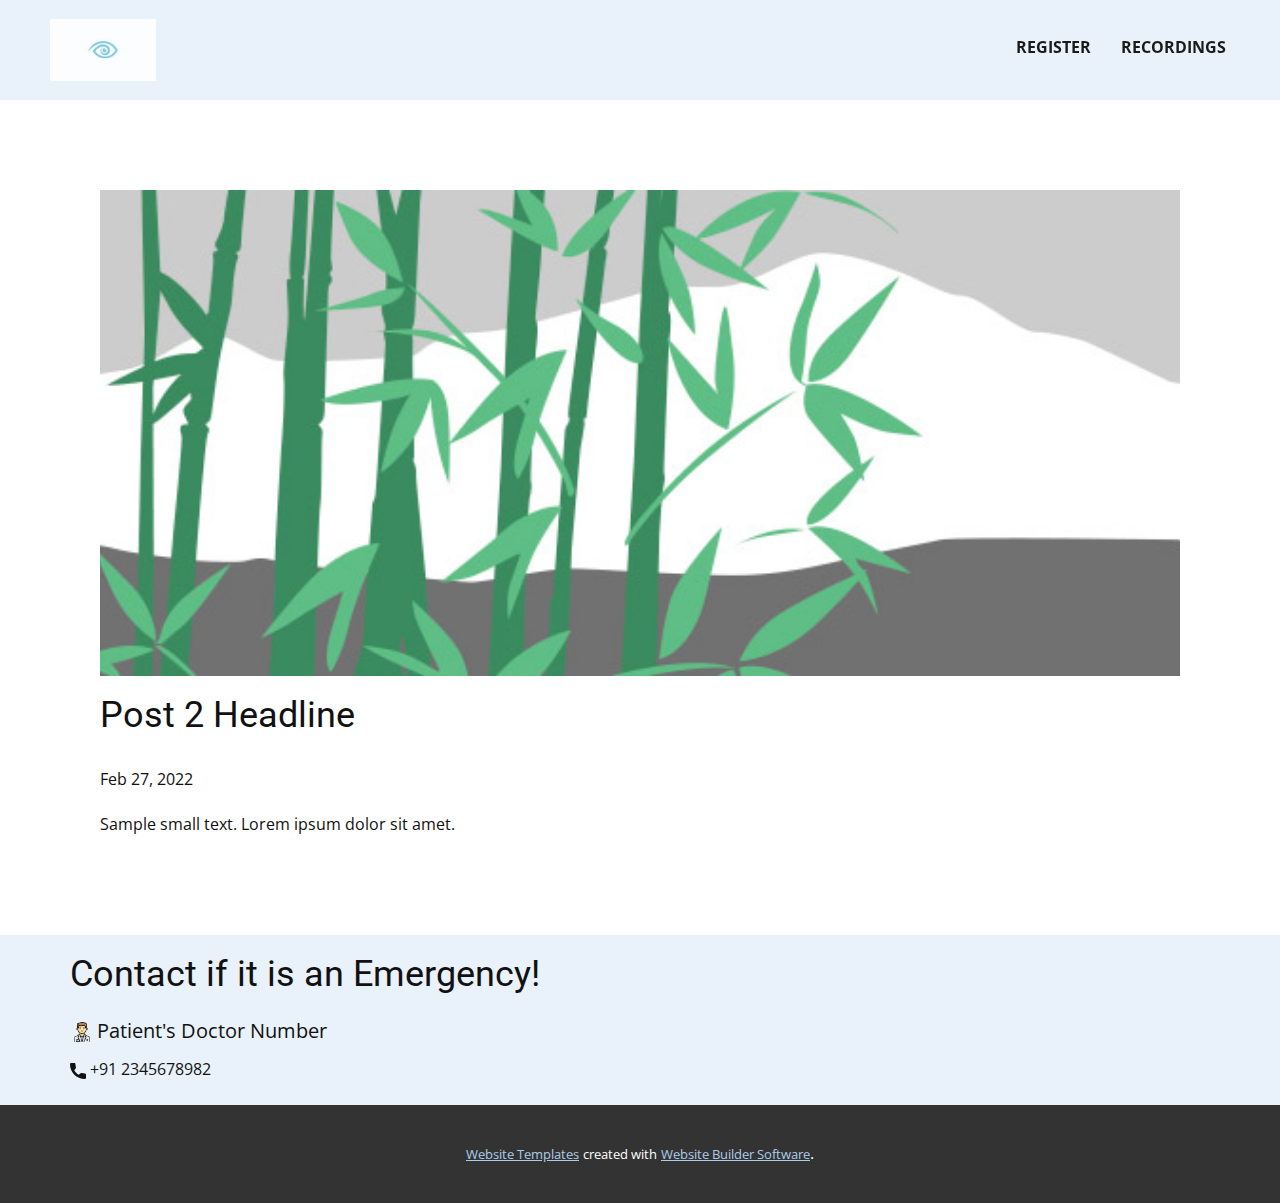
<file: app design2/blog/post-1.html>
<!doctype html>
<html style="font-size: 16px;"><head>
    <meta name="viewport" content="width=device-width, initial-scale=1.0">
    <meta charset="utf-8">
    <meta name="keywords" content="Post 1 Headline">
    <meta name="description" content="">
    <meta name="page_type" content="np-template-header-footer-from-plugin">
    <title>Post 2 Headline</title>
    <link rel="stylesheet" href="../nicepage.css" media="screen">
<link rel="stylesheet" href="../Post-Template.css" media="screen">
    <script class="u-script" type="text/javascript" src="../jquery.js" defer=""></script>
    <script class="u-script" type="text/javascript" src="../nicepage.js" defer=""></script>
    <meta name="generator" content="Nicepage 4.5.4, nicepage.com">
    <link id="u-theme-google-font" rel="stylesheet" href="https://fonts.googleapis.com/css?family=Roboto:100,100i,300,300i,400,400i,500,500i,700,700i,900,900i|Open+Sans:300,300i,400,400i,500,500i,600,600i,700,700i,800,800i">
    
    
    <script type="application/ld+json">{
		"@context": "http://schema.org",
		"@type": "Organization",
		"name": "",
		"logo": "images/403Forbidden.jpg"
}</script>
    <meta name="theme-color" content="#478ac9">
  </head>
  <body class="u-body u-xl-mode"><header class="u-clearfix u-header u-palette-1-light-3 u-sticky u-sticky-8243 u-header" id="sec-d9cd"><a href="../Home.html" data-page-id="63607571" class="u-image u-logo u-opacity u-opacity-80 u-image-1" data-image-width="520" data-image-height="300" data-animation-name="customAnimationIn" data-animation-duration="1000" data-animation-direction="" title="Home">
        <img src="../images/403Forbidden.jpg" class="u-logo-image u-logo-image-1">
      </a><nav class="u-menu u-menu-dropdown u-offcanvas u-menu-1">
        <div class="menu-collapse" style="font-size: 1rem; letter-spacing: 0px; font-weight: 700; text-transform: uppercase;">
          <a class="u-button-style u-custom-active-border-color u-custom-border u-custom-border-color u-custom-border-radius u-custom-borders u-custom-hover-border-color u-custom-left-right-menu-spacing u-custom-padding-bottom u-custom-text-color u-custom-text-hover-color u-custom-top-bottom-menu-spacing u-nav-link u-text-active-palette-1-base u-text-hover-palette-2-base" href="#">
            <svg class="u-svg-link" viewBox="0 0 24 24"><use xmlns:xlink="http://www.w3.org/1999/xlink" xlink:href="#menu-hamburger"></use></svg>
            <svg class="u-svg-content" version="1.1" id="menu-hamburger" viewBox="0 0 16 16" x="0px" y="0px" xmlns:xlink="http://www.w3.org/1999/xlink" xmlns="http://www.w3.org/2000/svg"><g><rect y="1" width="16" height="2"></rect><rect y="7" width="16" height="2"></rect><rect y="13" width="16" height="2"></rect>
</g></svg>
          </a>
        </div>
        <div class="u-custom-menu u-nav-container">
          <ul class="u-nav u-spacing-30 u-unstyled u-nav-1"><li class="u-nav-item"><a class="u-border-2 u-border-active-palette-1-base u-border-hover-palette-1-base u-border-no-left u-border-no-right u-border-no-top u-button-style u-nav-link u-text-active-palette-1-base u-text-grey-90 u-text-hover-grey-90" href="../register.html" style="padding: 10px 0px;">Register</a>
</li><li class="u-nav-item"><a class="u-border-2 u-border-active-palette-1-base u-border-hover-palette-1-base u-border-no-left u-border-no-right u-border-no-top u-button-style u-nav-link u-text-active-palette-1-base u-text-grey-90 u-text-hover-grey-90" href="../recordings.html" style="padding: 10px 0px;">Recordings</a>
</li></ul>
        </div>
        <div class="u-custom-menu u-nav-container-collapse">
          <div class="u-black u-container-style u-inner-container-layout u-opacity u-opacity-95 u-sidenav">
            <div class="u-inner-container-layout u-sidenav-overflow">
              <div class="u-menu-close"></div>
              <ul class="u-align-center u-nav u-popupmenu-items u-unstyled u-nav-2"><li class="u-nav-item"><a class="u-button-style u-nav-link" href="../register.html" style="padding: 10px 0px;">Register</a>
</li><li class="u-nav-item"><a class="u-button-style u-nav-link" href="../recordings.html" style="padding: 10px 0px;">Recordings</a>
</li></ul>
            </div>
          </div>
          <div class="u-black u-menu-overlay u-opacity u-opacity-70"></div>
        </div>
      </nav><style class="u-sticky-style" data-style-id="8243">.u-sticky-fixed.u-sticky-8243, .u-body.u-sticky-fixed .u-sticky-8243 {
box-shadow: 2px 2px 8px 0 rgba(128,128,128,1) !important
}</style></header>
    <section class="u-align-center u-clearfix u-section-1" id="sec-d74c">
      <div class="u-clearfix u-sheet u-valign-middle-md u-valign-middle-sm u-valign-middle-xs u-sheet-1"><!--post_details--><!--post_details_options_json--><!--{"source":""}--><!--/post_details_options_json--><!--blog_post-->
        <div class="u-container-style u-expanded-width u-post-details u-post-details-1">
          <div class="u-container-layout u-valign-middle u-container-layout-1"><!--blog_post_image-->
            <img alt="" class="u-blog-control u-expanded-width u-image u-image-default u-image-1" src="[data-uri]"><!--/blog_post_image--><!--blog_post_header-->
            <h2 class="u-blog-control u-text u-text-1">Post 2 Headline</h2><!--/blog_post_header--><!--blog_post_metadata-->
            <div class="u-blog-control u-metadata u-metadata-1"><!--blog_post_metadata_date-->
              <span class="u-meta-date u-meta-icon">Feb 27, 2022</span><!--/blog_post_metadata_date--><!--blog_post_metadata_category-->
              <!--/blog_post_metadata_category--><!--blog_post_metadata_comments-->
              <!--/blog_post_metadata_comments-->
            </div><!--/blog_post_metadata--><!--blog_post_content-->
            <div class="u-align-justify u-blog-control u-post-content u-text u-text-2 fr-view">
  Sample small text. Lorem ipsum dolor sit amet.
  </div><!--/blog_post_content-->
          </div>
        </div><!--/blog_post--><!--/post_details-->
      </div>
    </section>
    
    
    <footer class="u-align-center u-clearfix u-footer u-palette-1-light-3 u-footer" id="sec-b803"><div class="u-clearfix u-sheet u-sheet-1">
        <h2 class="u-align-left u-subtitle u-text u-text-default u-text-1">Contact if it is an Emergency!</h2>
        <p class="u-align-center u-large-text u-text u-text-variant u-text-2"><span class="u-file-icon u-icon"><img src="../images/921059.png" alt=""></span>&nbsp;Patient's Doctor Number&nbsp; 
        </p>
        <a href="https://nicepage.cloud" class="u-active-none u-align-left u-bottom-left-radius-0 u-bottom-right-radius-0 u-btn u-btn-rectangle u-button-style u-hover-none u-none u-radius-0 u-top-left-radius-0 u-top-right-radius-0 u-btn-1"><span class="u-icon"><svg class="u-svg-content" viewBox="0 0 405.333 405.333" x="0px" y="0px" style="width: 1em; height: 1em;"><path d="M373.333,266.88c-25.003,0-49.493-3.904-72.704-11.563c-11.328-3.904-24.192-0.896-31.637,6.699l-46.016,34.752    c-52.8-28.181-86.592-61.952-114.389-114.368l33.813-44.928c8.512-8.512,11.563-20.971,7.915-32.64    C142.592,81.472,138.667,56.96,138.667,32c0-17.643-14.357-32-32-32H32C14.357,0,0,14.357,0,32    c0,205.845,167.488,373.333,373.333,373.333c17.643,0,32-14.357,32-32V298.88C405.333,281.237,390.976,266.88,373.333,266.88z"></path></svg><img></span>&nbsp;+91 2345678982
        </a>
      </div></footer>
    <section class="u-backlink u-clearfix u-grey-80">
      <a class="u-link" href="https://nicepage.com/website-templates" target="_blank">
        <span>Website Templates</span>
      </a>
      <p class="u-text">
        <span>created with</span>
      </p>
      <a class="u-link" href="" target="_blank">
        <span>Website Builder Software</span>
      </a>. 
    </section>
  
</body></html>
</file>
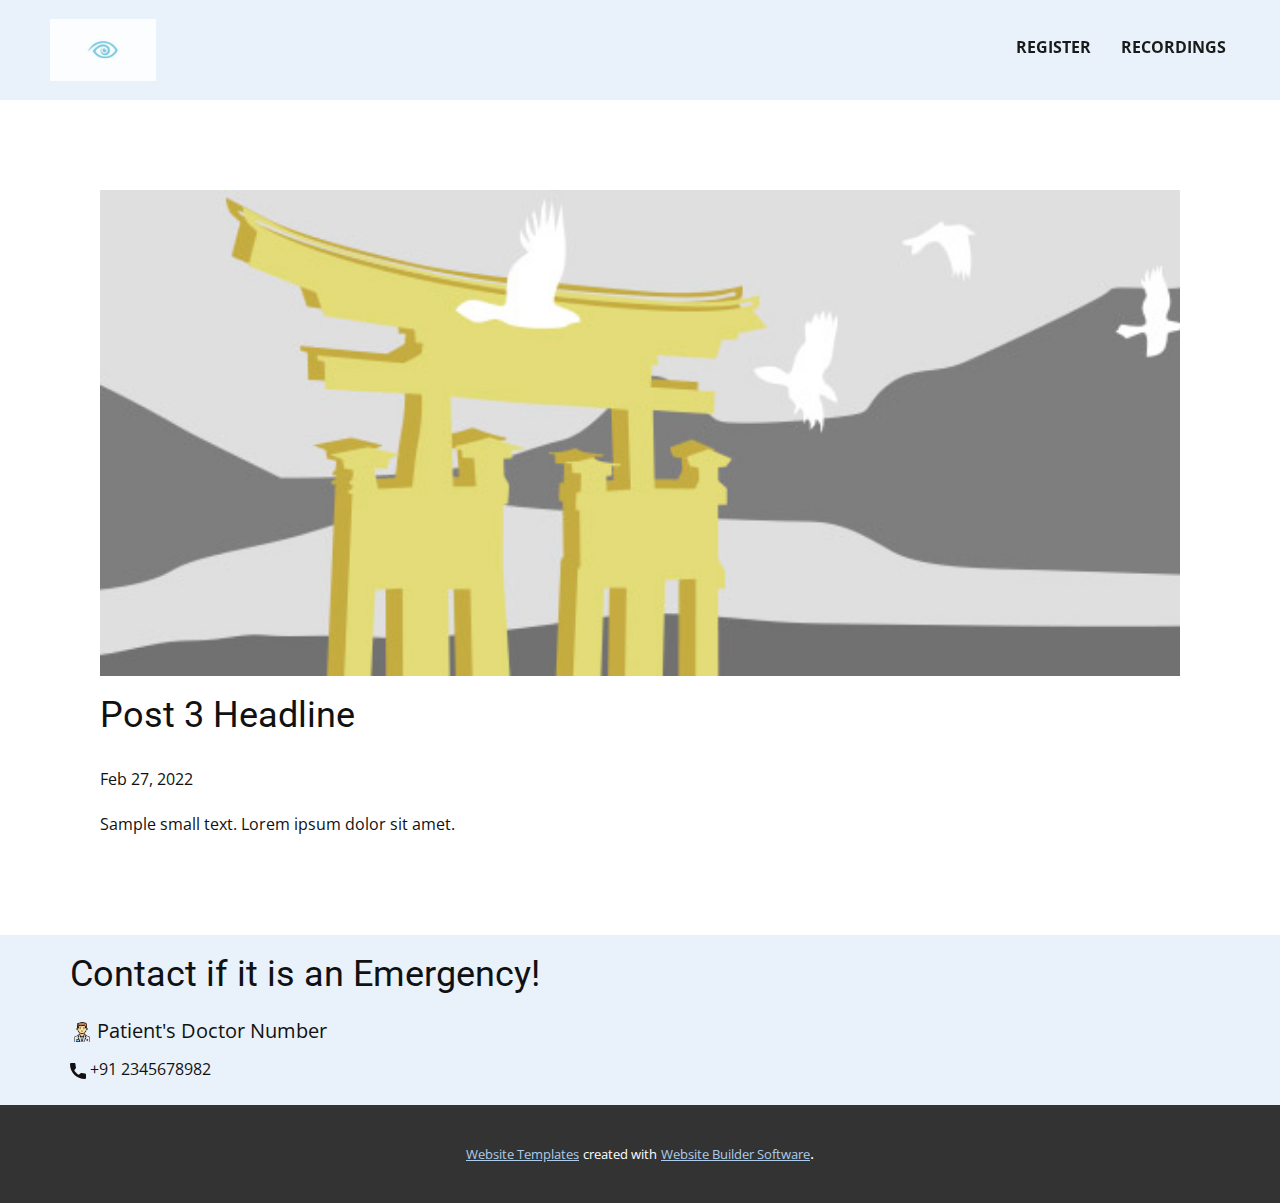
<file: app design2/blog/post-2.html>
<!doctype html>
<html style="font-size: 16px;"><head>
    <meta name="viewport" content="width=device-width, initial-scale=1.0">
    <meta charset="utf-8">
    <meta name="keywords" content="Post 1 Headline">
    <meta name="description" content="">
    <meta name="page_type" content="np-template-header-footer-from-plugin">
    <title>Post 3 Headline</title>
    <link rel="stylesheet" href="../nicepage.css" media="screen">
<link rel="stylesheet" href="../Post-Template.css" media="screen">
    <script class="u-script" type="text/javascript" src="../jquery.js" defer=""></script>
    <script class="u-script" type="text/javascript" src="../nicepage.js" defer=""></script>
    <meta name="generator" content="Nicepage 4.5.4, nicepage.com">
    <link id="u-theme-google-font" rel="stylesheet" href="https://fonts.googleapis.com/css?family=Roboto:100,100i,300,300i,400,400i,500,500i,700,700i,900,900i|Open+Sans:300,300i,400,400i,500,500i,600,600i,700,700i,800,800i">
    
    
    <script type="application/ld+json">{
		"@context": "http://schema.org",
		"@type": "Organization",
		"name": "",
		"logo": "images/403Forbidden.jpg"
}</script>
    <meta name="theme-color" content="#478ac9">
  </head>
  <body class="u-body u-xl-mode"><header class="u-clearfix u-header u-palette-1-light-3 u-sticky u-sticky-8243 u-header" id="sec-d9cd"><a href="../Home.html" data-page-id="63607571" class="u-image u-logo u-opacity u-opacity-80 u-image-1" data-image-width="520" data-image-height="300" data-animation-name="customAnimationIn" data-animation-duration="1000" data-animation-direction="" title="Home">
        <img src="../images/403Forbidden.jpg" class="u-logo-image u-logo-image-1">
      </a><nav class="u-menu u-menu-dropdown u-offcanvas u-menu-1">
        <div class="menu-collapse" style="font-size: 1rem; letter-spacing: 0px; font-weight: 700; text-transform: uppercase;">
          <a class="u-button-style u-custom-active-border-color u-custom-border u-custom-border-color u-custom-border-radius u-custom-borders u-custom-hover-border-color u-custom-left-right-menu-spacing u-custom-padding-bottom u-custom-text-color u-custom-text-hover-color u-custom-top-bottom-menu-spacing u-nav-link u-text-active-palette-1-base u-text-hover-palette-2-base" href="#">
            <svg class="u-svg-link" viewBox="0 0 24 24"><use xmlns:xlink="http://www.w3.org/1999/xlink" xlink:href="#menu-hamburger"></use></svg>
            <svg class="u-svg-content" version="1.1" id="menu-hamburger" viewBox="0 0 16 16" x="0px" y="0px" xmlns:xlink="http://www.w3.org/1999/xlink" xmlns="http://www.w3.org/2000/svg"><g><rect y="1" width="16" height="2"></rect><rect y="7" width="16" height="2"></rect><rect y="13" width="16" height="2"></rect>
</g></svg>
          </a>
        </div>
        <div class="u-custom-menu u-nav-container">
          <ul class="u-nav u-spacing-30 u-unstyled u-nav-1"><li class="u-nav-item"><a class="u-border-2 u-border-active-palette-1-base u-border-hover-palette-1-base u-border-no-left u-border-no-right u-border-no-top u-button-style u-nav-link u-text-active-palette-1-base u-text-grey-90 u-text-hover-grey-90" href="../register.html" style="padding: 10px 0px;">Register</a>
</li><li class="u-nav-item"><a class="u-border-2 u-border-active-palette-1-base u-border-hover-palette-1-base u-border-no-left u-border-no-right u-border-no-top u-button-style u-nav-link u-text-active-palette-1-base u-text-grey-90 u-text-hover-grey-90" href="../recordings.html" style="padding: 10px 0px;">Recordings</a>
</li></ul>
        </div>
        <div class="u-custom-menu u-nav-container-collapse">
          <div class="u-black u-container-style u-inner-container-layout u-opacity u-opacity-95 u-sidenav">
            <div class="u-inner-container-layout u-sidenav-overflow">
              <div class="u-menu-close"></div>
              <ul class="u-align-center u-nav u-popupmenu-items u-unstyled u-nav-2"><li class="u-nav-item"><a class="u-button-style u-nav-link" href="../register.html" style="padding: 10px 0px;">Register</a>
</li><li class="u-nav-item"><a class="u-button-style u-nav-link" href="../recordings.html" style="padding: 10px 0px;">Recordings</a>
</li></ul>
            </div>
          </div>
          <div class="u-black u-menu-overlay u-opacity u-opacity-70"></div>
        </div>
      </nav><style class="u-sticky-style" data-style-id="8243">.u-sticky-fixed.u-sticky-8243, .u-body.u-sticky-fixed .u-sticky-8243 {
box-shadow: 2px 2px 8px 0 rgba(128,128,128,1) !important
}</style></header>
    <section class="u-align-center u-clearfix u-section-1" id="sec-d74c">
      <div class="u-clearfix u-sheet u-valign-middle-md u-valign-middle-sm u-valign-middle-xs u-sheet-1"><!--post_details--><!--post_details_options_json--><!--{"source":""}--><!--/post_details_options_json--><!--blog_post-->
        <div class="u-container-style u-expanded-width u-post-details u-post-details-1">
          <div class="u-container-layout u-valign-middle u-container-layout-1"><!--blog_post_image-->
            <img alt="" class="u-blog-control u-expanded-width u-image u-image-default u-image-1" src="[data-uri]"><!--/blog_post_image--><!--blog_post_header-->
            <h2 class="u-blog-control u-text u-text-1">Post 3 Headline</h2><!--/blog_post_header--><!--blog_post_metadata-->
            <div class="u-blog-control u-metadata u-metadata-1"><!--blog_post_metadata_date-->
              <span class="u-meta-date u-meta-icon">Feb 27, 2022</span><!--/blog_post_metadata_date--><!--blog_post_metadata_category-->
              <!--/blog_post_metadata_category--><!--blog_post_metadata_comments-->
              <!--/blog_post_metadata_comments-->
            </div><!--/blog_post_metadata--><!--blog_post_content-->
            <div class="u-align-justify u-blog-control u-post-content u-text u-text-2 fr-view">
  Sample small text. Lorem ipsum dolor sit amet.
  </div><!--/blog_post_content-->
          </div>
        </div><!--/blog_post--><!--/post_details-->
      </div>
    </section>
    
    
    <footer class="u-align-center u-clearfix u-footer u-palette-1-light-3 u-footer" id="sec-b803"><div class="u-clearfix u-sheet u-sheet-1">
        <h2 class="u-align-left u-subtitle u-text u-text-default u-text-1">Contact if it is an Emergency!</h2>
        <p class="u-align-center u-large-text u-text u-text-variant u-text-2"><span class="u-file-icon u-icon"><img src="../images/921059.png" alt=""></span>&nbsp;Patient's Doctor Number&nbsp; 
        </p>
        <a href="https://nicepage.cloud" class="u-active-none u-align-left u-bottom-left-radius-0 u-bottom-right-radius-0 u-btn u-btn-rectangle u-button-style u-hover-none u-none u-radius-0 u-top-left-radius-0 u-top-right-radius-0 u-btn-1"><span class="u-icon"><svg class="u-svg-content" viewBox="0 0 405.333 405.333" x="0px" y="0px" style="width: 1em; height: 1em;"><path d="M373.333,266.88c-25.003,0-49.493-3.904-72.704-11.563c-11.328-3.904-24.192-0.896-31.637,6.699l-46.016,34.752    c-52.8-28.181-86.592-61.952-114.389-114.368l33.813-44.928c8.512-8.512,11.563-20.971,7.915-32.64    C142.592,81.472,138.667,56.96,138.667,32c0-17.643-14.357-32-32-32H32C14.357,0,0,14.357,0,32    c0,205.845,167.488,373.333,373.333,373.333c17.643,0,32-14.357,32-32V298.88C405.333,281.237,390.976,266.88,373.333,266.88z"></path></svg><img></span>&nbsp;+91 2345678982
        </a>
      </div></footer>
    <section class="u-backlink u-clearfix u-grey-80">
      <a class="u-link" href="https://nicepage.com/website-templates" target="_blank">
        <span>Website Templates</span>
      </a>
      <p class="u-text">
        <span>created with</span>
      </p>
      <a class="u-link" href="" target="_blank">
        <span>Website Builder Software</span>
      </a>. 
    </section>
  
</body></html>
</file>
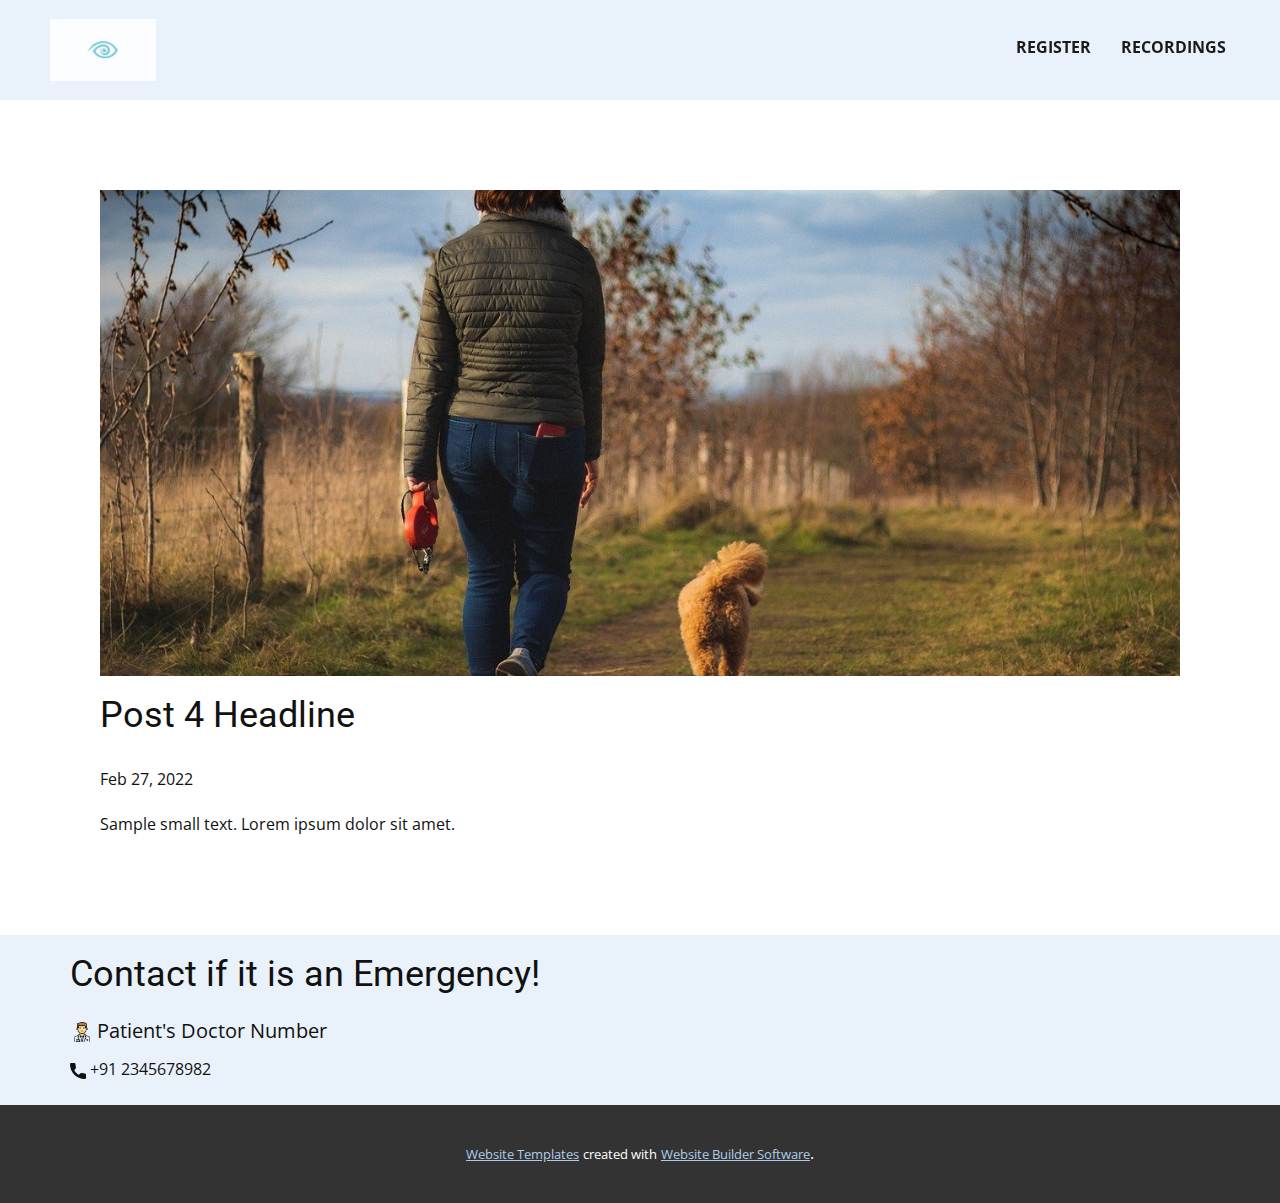
<file: app design2/blog/post-3.html>
<!doctype html>
<html style="font-size: 16px;"><head>
    <meta name="viewport" content="width=device-width, initial-scale=1.0">
    <meta charset="utf-8">
    <meta name="keywords" content="Post 1 Headline">
    <meta name="description" content="">
    <meta name="page_type" content="np-template-header-footer-from-plugin">
    <title>Post 4 Headline</title>
    <link rel="stylesheet" href="../nicepage.css" media="screen">
<link rel="stylesheet" href="../Post-Template.css" media="screen">
    <script class="u-script" type="text/javascript" src="../jquery.js" defer=""></script>
    <script class="u-script" type="text/javascript" src="../nicepage.js" defer=""></script>
    <meta name="generator" content="Nicepage 4.5.4, nicepage.com">
    <link id="u-theme-google-font" rel="stylesheet" href="https://fonts.googleapis.com/css?family=Roboto:100,100i,300,300i,400,400i,500,500i,700,700i,900,900i|Open+Sans:300,300i,400,400i,500,500i,600,600i,700,700i,800,800i">
    
    
    <script type="application/ld+json">{
		"@context": "http://schema.org",
		"@type": "Organization",
		"name": "",
		"logo": "images/403Forbidden.jpg"
}</script>
    <meta name="theme-color" content="#478ac9">
  </head>
  <body class="u-body u-xl-mode"><header class="u-clearfix u-header u-palette-1-light-3 u-sticky u-sticky-8243 u-header" id="sec-d9cd"><a href="../Home.html" data-page-id="63607571" class="u-image u-logo u-opacity u-opacity-80 u-image-1" data-image-width="520" data-image-height="300" data-animation-name="customAnimationIn" data-animation-duration="1000" data-animation-direction="" title="Home">
        <img src="../images/403Forbidden.jpg" class="u-logo-image u-logo-image-1">
      </a><nav class="u-menu u-menu-dropdown u-offcanvas u-menu-1">
        <div class="menu-collapse" style="font-size: 1rem; letter-spacing: 0px; font-weight: 700; text-transform: uppercase;">
          <a class="u-button-style u-custom-active-border-color u-custom-border u-custom-border-color u-custom-border-radius u-custom-borders u-custom-hover-border-color u-custom-left-right-menu-spacing u-custom-padding-bottom u-custom-text-color u-custom-text-hover-color u-custom-top-bottom-menu-spacing u-nav-link u-text-active-palette-1-base u-text-hover-palette-2-base" href="#">
            <svg class="u-svg-link" viewBox="0 0 24 24"><use xmlns:xlink="http://www.w3.org/1999/xlink" xlink:href="#menu-hamburger"></use></svg>
            <svg class="u-svg-content" version="1.1" id="menu-hamburger" viewBox="0 0 16 16" x="0px" y="0px" xmlns:xlink="http://www.w3.org/1999/xlink" xmlns="http://www.w3.org/2000/svg"><g><rect y="1" width="16" height="2"></rect><rect y="7" width="16" height="2"></rect><rect y="13" width="16" height="2"></rect>
</g></svg>
          </a>
        </div>
        <div class="u-custom-menu u-nav-container">
          <ul class="u-nav u-spacing-30 u-unstyled u-nav-1"><li class="u-nav-item"><a class="u-border-2 u-border-active-palette-1-base u-border-hover-palette-1-base u-border-no-left u-border-no-right u-border-no-top u-button-style u-nav-link u-text-active-palette-1-base u-text-grey-90 u-text-hover-grey-90" href="../register.html" style="padding: 10px 0px;">Register</a>
</li><li class="u-nav-item"><a class="u-border-2 u-border-active-palette-1-base u-border-hover-palette-1-base u-border-no-left u-border-no-right u-border-no-top u-button-style u-nav-link u-text-active-palette-1-base u-text-grey-90 u-text-hover-grey-90" href="../recordings.html" style="padding: 10px 0px;">Recordings</a>
</li></ul>
        </div>
        <div class="u-custom-menu u-nav-container-collapse">
          <div class="u-black u-container-style u-inner-container-layout u-opacity u-opacity-95 u-sidenav">
            <div class="u-inner-container-layout u-sidenav-overflow">
              <div class="u-menu-close"></div>
              <ul class="u-align-center u-nav u-popupmenu-items u-unstyled u-nav-2"><li class="u-nav-item"><a class="u-button-style u-nav-link" href="../register.html" style="padding: 10px 0px;">Register</a>
</li><li class="u-nav-item"><a class="u-button-style u-nav-link" href="../recordings.html" style="padding: 10px 0px;">Recordings</a>
</li></ul>
            </div>
          </div>
          <div class="u-black u-menu-overlay u-opacity u-opacity-70"></div>
        </div>
      </nav><style class="u-sticky-style" data-style-id="8243">.u-sticky-fixed.u-sticky-8243, .u-body.u-sticky-fixed .u-sticky-8243 {
box-shadow: 2px 2px 8px 0 rgba(128,128,128,1) !important
}</style></header>
    <section class="u-align-center u-clearfix u-section-1" id="sec-d74c">
      <div class="u-clearfix u-sheet u-valign-middle-md u-valign-middle-sm u-valign-middle-xs u-sheet-1"><!--post_details--><!--post_details_options_json--><!--{"source":""}--><!--/post_details_options_json--><!--blog_post-->
        <div class="u-container-style u-expanded-width u-post-details u-post-details-1">
          <div class="u-container-layout u-valign-middle u-container-layout-1"><!--blog_post_image-->
            <img alt="" class="u-blog-control u-expanded-width u-image u-image-default u-image-1" src="../images/cf7e58aa04a03c71244be7057f967b152477b1fa5b1d1bfa67a2cc2d3b372eb6114ade95107173f50840ef73681af7d3baf685c5b3502aca158b56_1280.jpg"><!--/blog_post_image--><!--blog_post_header-->
            <h2 class="u-blog-control u-text u-text-1">Post 4 Headline</h2><!--/blog_post_header--><!--blog_post_metadata-->
            <div class="u-blog-control u-metadata u-metadata-1"><!--blog_post_metadata_date-->
              <span class="u-meta-date u-meta-icon">Feb 27, 2022</span><!--/blog_post_metadata_date--><!--blog_post_metadata_category-->
              <!--/blog_post_metadata_category--><!--blog_post_metadata_comments-->
              <!--/blog_post_metadata_comments-->
            </div><!--/blog_post_metadata--><!--blog_post_content-->
            <div class="u-align-justify u-blog-control u-post-content u-text u-text-2 fr-view">
  Sample small text. Lorem ipsum dolor sit amet.
  </div><!--/blog_post_content-->
          </div>
        </div><!--/blog_post--><!--/post_details-->
      </div>
    </section>
    
    
    <footer class="u-align-center u-clearfix u-footer u-palette-1-light-3 u-footer" id="sec-b803"><div class="u-clearfix u-sheet u-sheet-1">
        <h2 class="u-align-left u-subtitle u-text u-text-default u-text-1">Contact if it is an Emergency!</h2>
        <p class="u-align-center u-large-text u-text u-text-variant u-text-2"><span class="u-file-icon u-icon"><img src="../images/921059.png" alt=""></span>&nbsp;Patient's Doctor Number&nbsp; 
        </p>
        <a href="https://nicepage.cloud" class="u-active-none u-align-left u-bottom-left-radius-0 u-bottom-right-radius-0 u-btn u-btn-rectangle u-button-style u-hover-none u-none u-radius-0 u-top-left-radius-0 u-top-right-radius-0 u-btn-1"><span class="u-icon"><svg class="u-svg-content" viewBox="0 0 405.333 405.333" x="0px" y="0px" style="width: 1em; height: 1em;"><path d="M373.333,266.88c-25.003,0-49.493-3.904-72.704-11.563c-11.328-3.904-24.192-0.896-31.637,6.699l-46.016,34.752    c-52.8-28.181-86.592-61.952-114.389-114.368l33.813-44.928c8.512-8.512,11.563-20.971,7.915-32.64    C142.592,81.472,138.667,56.96,138.667,32c0-17.643-14.357-32-32-32H32C14.357,0,0,14.357,0,32    c0,205.845,167.488,373.333,373.333,373.333c17.643,0,32-14.357,32-32V298.88C405.333,281.237,390.976,266.88,373.333,266.88z"></path></svg><img></span>&nbsp;+91 2345678982
        </a>
      </div></footer>
    <section class="u-backlink u-clearfix u-grey-80">
      <a class="u-link" href="https://nicepage.com/website-templates" target="_blank">
        <span>Website Templates</span>
      </a>
      <p class="u-text">
        <span>created with</span>
      </p>
      <a class="u-link" href="" target="_blank">
        <span>Website Builder Software</span>
      </a>. 
    </section>
  
</body></html>
</file>
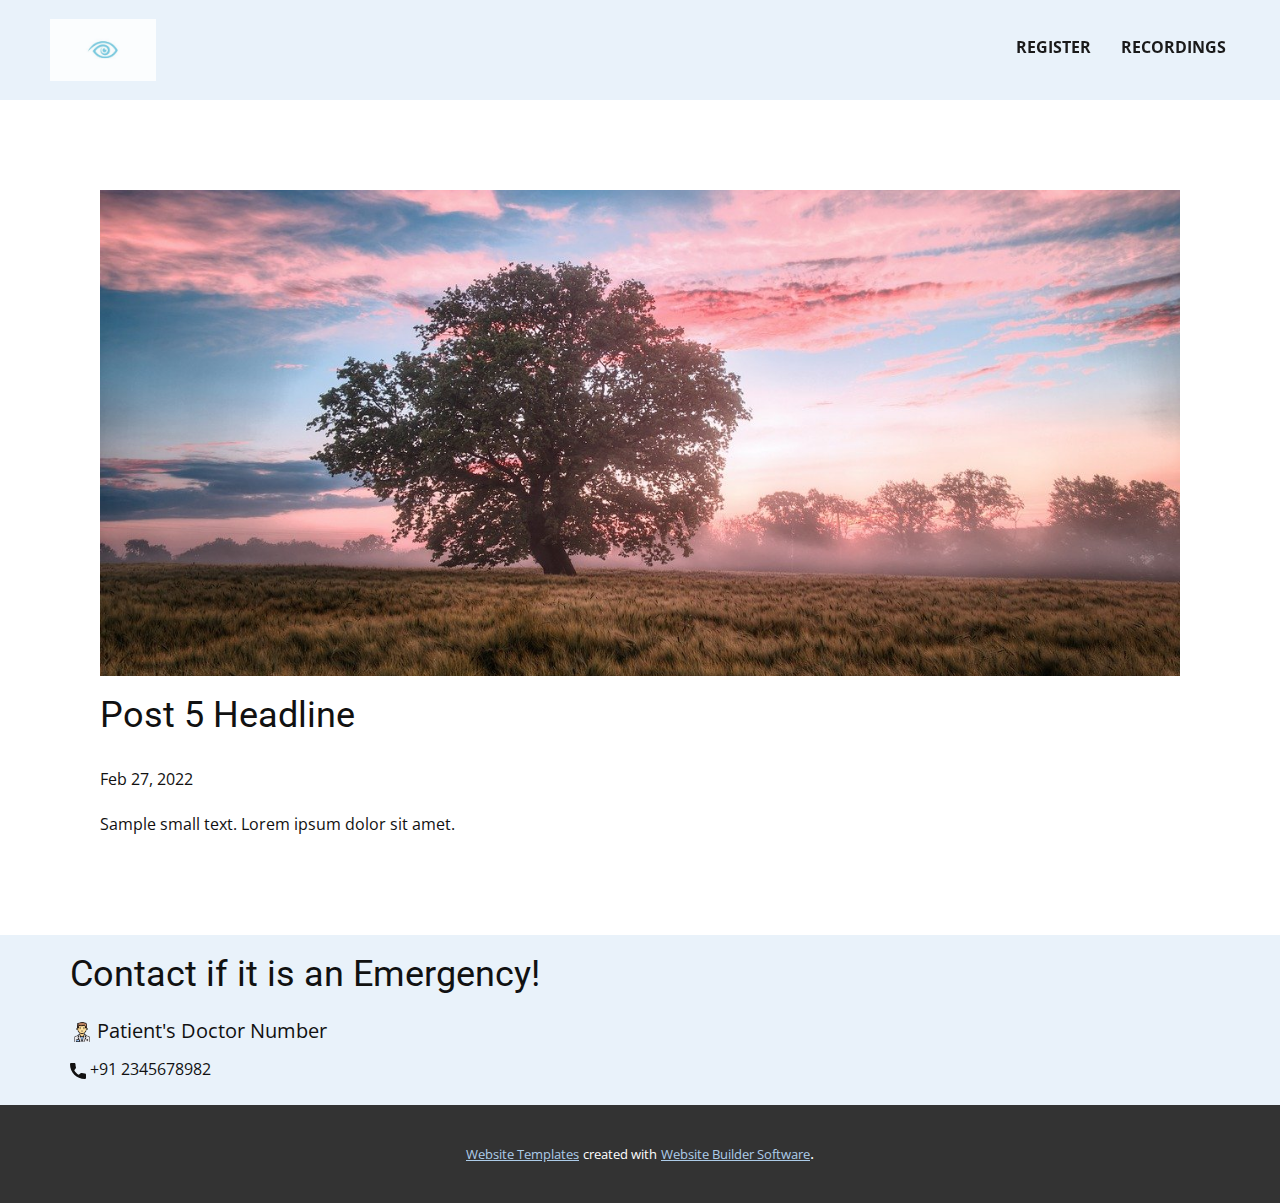
<file: app design2/blog/post-4.html>
<!doctype html>
<html style="font-size: 16px;"><head>
    <meta name="viewport" content="width=device-width, initial-scale=1.0">
    <meta charset="utf-8">
    <meta name="keywords" content="Post 1 Headline">
    <meta name="description" content="">
    <meta name="page_type" content="np-template-header-footer-from-plugin">
    <title>Post 5 Headline</title>
    <link rel="stylesheet" href="../nicepage.css" media="screen">
<link rel="stylesheet" href="../Post-Template.css" media="screen">
    <script class="u-script" type="text/javascript" src="../jquery.js" defer=""></script>
    <script class="u-script" type="text/javascript" src="../nicepage.js" defer=""></script>
    <meta name="generator" content="Nicepage 4.5.4, nicepage.com">
    <link id="u-theme-google-font" rel="stylesheet" href="https://fonts.googleapis.com/css?family=Roboto:100,100i,300,300i,400,400i,500,500i,700,700i,900,900i|Open+Sans:300,300i,400,400i,500,500i,600,600i,700,700i,800,800i">
    
    
    <script type="application/ld+json">{
		"@context": "http://schema.org",
		"@type": "Organization",
		"name": "",
		"logo": "images/403Forbidden.jpg"
}</script>
    <meta name="theme-color" content="#478ac9">
  </head>
  <body class="u-body u-xl-mode"><header class="u-clearfix u-header u-palette-1-light-3 u-sticky u-sticky-8243 u-header" id="sec-d9cd"><a href="../Home.html" data-page-id="63607571" class="u-image u-logo u-opacity u-opacity-80 u-image-1" data-image-width="520" data-image-height="300" data-animation-name="customAnimationIn" data-animation-duration="1000" data-animation-direction="" title="Home">
        <img src="../images/403Forbidden.jpg" class="u-logo-image u-logo-image-1">
      </a><nav class="u-menu u-menu-dropdown u-offcanvas u-menu-1">
        <div class="menu-collapse" style="font-size: 1rem; letter-spacing: 0px; font-weight: 700; text-transform: uppercase;">
          <a class="u-button-style u-custom-active-border-color u-custom-border u-custom-border-color u-custom-border-radius u-custom-borders u-custom-hover-border-color u-custom-left-right-menu-spacing u-custom-padding-bottom u-custom-text-color u-custom-text-hover-color u-custom-top-bottom-menu-spacing u-nav-link u-text-active-palette-1-base u-text-hover-palette-2-base" href="#">
            <svg class="u-svg-link" viewBox="0 0 24 24"><use xmlns:xlink="http://www.w3.org/1999/xlink" xlink:href="#menu-hamburger"></use></svg>
            <svg class="u-svg-content" version="1.1" id="menu-hamburger" viewBox="0 0 16 16" x="0px" y="0px" xmlns:xlink="http://www.w3.org/1999/xlink" xmlns="http://www.w3.org/2000/svg"><g><rect y="1" width="16" height="2"></rect><rect y="7" width="16" height="2"></rect><rect y="13" width="16" height="2"></rect>
</g></svg>
          </a>
        </div>
        <div class="u-custom-menu u-nav-container">
          <ul class="u-nav u-spacing-30 u-unstyled u-nav-1"><li class="u-nav-item"><a class="u-border-2 u-border-active-palette-1-base u-border-hover-palette-1-base u-border-no-left u-border-no-right u-border-no-top u-button-style u-nav-link u-text-active-palette-1-base u-text-grey-90 u-text-hover-grey-90" href="../register.html" style="padding: 10px 0px;">Register</a>
</li><li class="u-nav-item"><a class="u-border-2 u-border-active-palette-1-base u-border-hover-palette-1-base u-border-no-left u-border-no-right u-border-no-top u-button-style u-nav-link u-text-active-palette-1-base u-text-grey-90 u-text-hover-grey-90" href="../recordings.html" style="padding: 10px 0px;">Recordings</a>
</li></ul>
        </div>
        <div class="u-custom-menu u-nav-container-collapse">
          <div class="u-black u-container-style u-inner-container-layout u-opacity u-opacity-95 u-sidenav">
            <div class="u-inner-container-layout u-sidenav-overflow">
              <div class="u-menu-close"></div>
              <ul class="u-align-center u-nav u-popupmenu-items u-unstyled u-nav-2"><li class="u-nav-item"><a class="u-button-style u-nav-link" href="../register.html" style="padding: 10px 0px;">Register</a>
</li><li class="u-nav-item"><a class="u-button-style u-nav-link" href="../recordings.html" style="padding: 10px 0px;">Recordings</a>
</li></ul>
            </div>
          </div>
          <div class="u-black u-menu-overlay u-opacity u-opacity-70"></div>
        </div>
      </nav><style class="u-sticky-style" data-style-id="8243">.u-sticky-fixed.u-sticky-8243, .u-body.u-sticky-fixed .u-sticky-8243 {
box-shadow: 2px 2px 8px 0 rgba(128,128,128,1) !important
}</style></header>
    <section class="u-align-center u-clearfix u-section-1" id="sec-d74c">
      <div class="u-clearfix u-sheet u-valign-middle-md u-valign-middle-sm u-valign-middle-xs u-sheet-1"><!--post_details--><!--post_details_options_json--><!--{"source":""}--><!--/post_details_options_json--><!--blog_post-->
        <div class="u-container-style u-expanded-width u-post-details u-post-details-1">
          <div class="u-container-layout u-valign-middle u-container-layout-1"><!--blog_post_image-->
            <img alt="" class="u-blog-control u-expanded-width u-image u-image-default u-image-1" src="../images/dabcb4813ea32b128843342925046f9179143a3d2382f3ab1c7bf4c07c4437194f5c39d9348262b97af7aa9194855321ab76444cee69155582c07b_1280.jpg"><!--/blog_post_image--><!--blog_post_header-->
            <h2 class="u-blog-control u-text u-text-1">Post 5 Headline</h2><!--/blog_post_header--><!--blog_post_metadata-->
            <div class="u-blog-control u-metadata u-metadata-1"><!--blog_post_metadata_date-->
              <span class="u-meta-date u-meta-icon">Feb 27, 2022</span><!--/blog_post_metadata_date--><!--blog_post_metadata_category-->
              <!--/blog_post_metadata_category--><!--blog_post_metadata_comments-->
              <!--/blog_post_metadata_comments-->
            </div><!--/blog_post_metadata--><!--blog_post_content-->
            <div class="u-align-justify u-blog-control u-post-content u-text u-text-2 fr-view">
  Sample small text. Lorem ipsum dolor sit amet.
  </div><!--/blog_post_content-->
          </div>
        </div><!--/blog_post--><!--/post_details-->
      </div>
    </section>
    
    
    <footer class="u-align-center u-clearfix u-footer u-palette-1-light-3 u-footer" id="sec-b803"><div class="u-clearfix u-sheet u-sheet-1">
        <h2 class="u-align-left u-subtitle u-text u-text-default u-text-1">Contact if it is an Emergency!</h2>
        <p class="u-align-center u-large-text u-text u-text-variant u-text-2"><span class="u-file-icon u-icon"><img src="../images/921059.png" alt=""></span>&nbsp;Patient's Doctor Number&nbsp; 
        </p>
        <a href="https://nicepage.cloud" class="u-active-none u-align-left u-bottom-left-radius-0 u-bottom-right-radius-0 u-btn u-btn-rectangle u-button-style u-hover-none u-none u-radius-0 u-top-left-radius-0 u-top-right-radius-0 u-btn-1"><span class="u-icon"><svg class="u-svg-content" viewBox="0 0 405.333 405.333" x="0px" y="0px" style="width: 1em; height: 1em;"><path d="M373.333,266.88c-25.003,0-49.493-3.904-72.704-11.563c-11.328-3.904-24.192-0.896-31.637,6.699l-46.016,34.752    c-52.8-28.181-86.592-61.952-114.389-114.368l33.813-44.928c8.512-8.512,11.563-20.971,7.915-32.64    C142.592,81.472,138.667,56.96,138.667,32c0-17.643-14.357-32-32-32H32C14.357,0,0,14.357,0,32    c0,205.845,167.488,373.333,373.333,373.333c17.643,0,32-14.357,32-32V298.88C405.333,281.237,390.976,266.88,373.333,266.88z"></path></svg><img></span>&nbsp;+91 2345678982
        </a>
      </div></footer>
    <section class="u-backlink u-clearfix u-grey-80">
      <a class="u-link" href="https://nicepage.com/website-templates" target="_blank">
        <span>Website Templates</span>
      </a>
      <p class="u-text">
        <span>created with</span>
      </p>
      <a class="u-link" href="" target="_blank">
        <span>Website Builder Software</span>
      </a>. 
    </section>
  
</body></html>
</file>
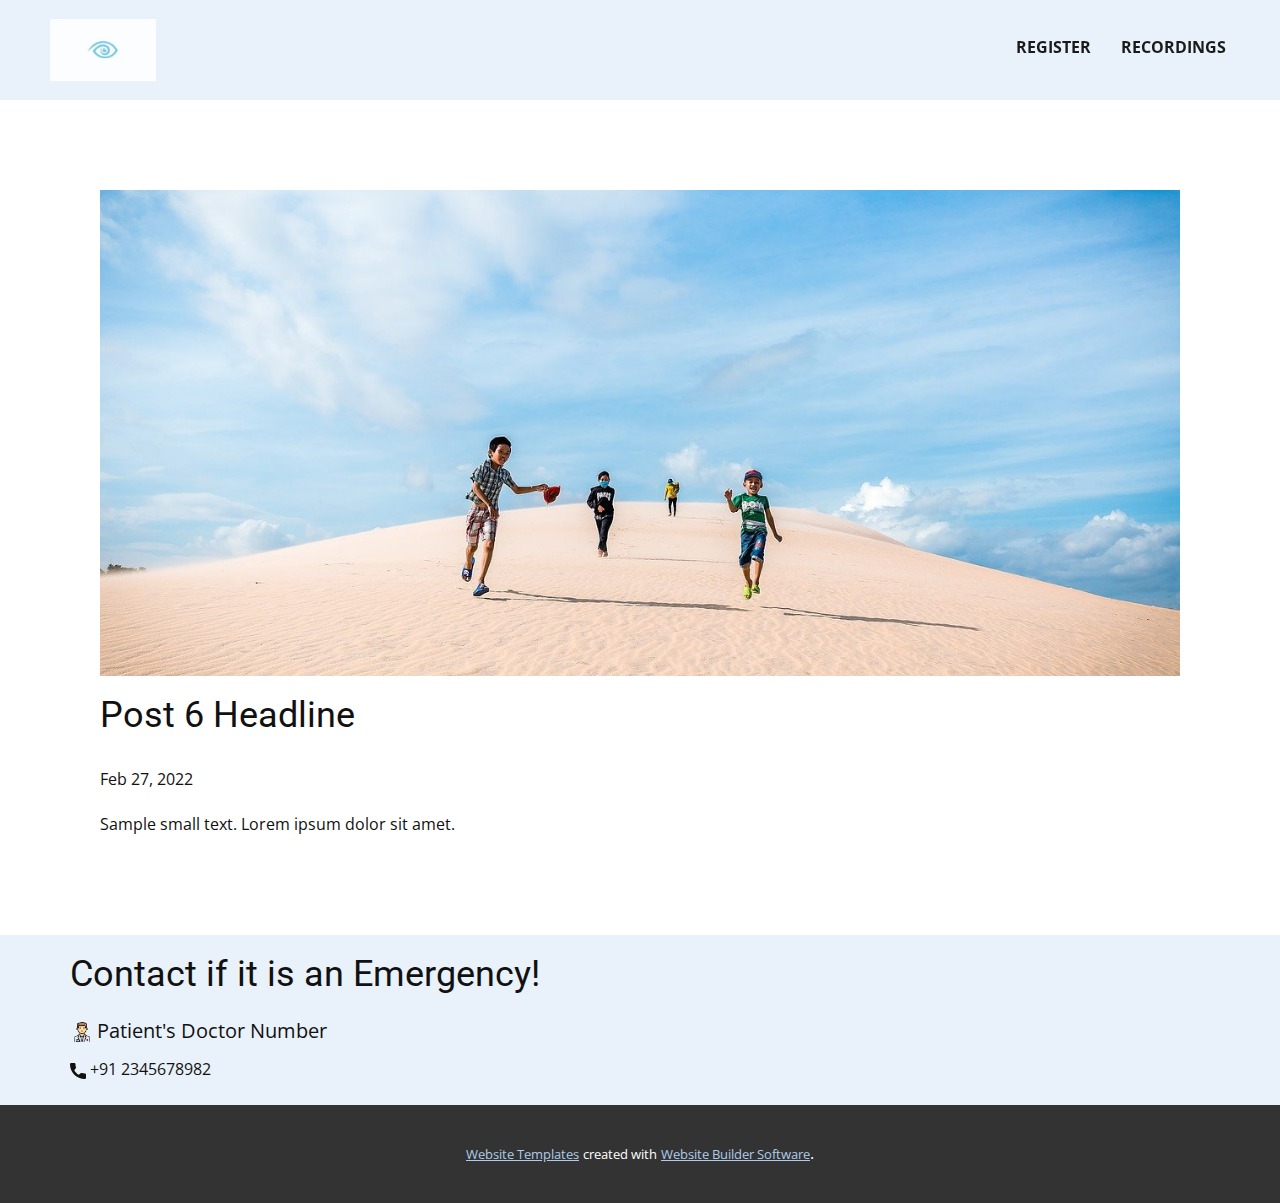
<file: app design2/blog/post-5.html>
<!doctype html>
<html style="font-size: 16px;"><head>
    <meta name="viewport" content="width=device-width, initial-scale=1.0">
    <meta charset="utf-8">
    <meta name="keywords" content="Post 1 Headline">
    <meta name="description" content="">
    <meta name="page_type" content="np-template-header-footer-from-plugin">
    <title>Post 6 Headline</title>
    <link rel="stylesheet" href="../nicepage.css" media="screen">
<link rel="stylesheet" href="../Post-Template.css" media="screen">
    <script class="u-script" type="text/javascript" src="../jquery.js" defer=""></script>
    <script class="u-script" type="text/javascript" src="../nicepage.js" defer=""></script>
    <meta name="generator" content="Nicepage 4.5.4, nicepage.com">
    <link id="u-theme-google-font" rel="stylesheet" href="https://fonts.googleapis.com/css?family=Roboto:100,100i,300,300i,400,400i,500,500i,700,700i,900,900i|Open+Sans:300,300i,400,400i,500,500i,600,600i,700,700i,800,800i">
    
    
    <script type="application/ld+json">{
		"@context": "http://schema.org",
		"@type": "Organization",
		"name": "",
		"logo": "images/403Forbidden.jpg"
}</script>
    <meta name="theme-color" content="#478ac9">
  </head>
  <body class="u-body u-xl-mode"><header class="u-clearfix u-header u-palette-1-light-3 u-sticky u-sticky-8243 u-header" id="sec-d9cd"><a href="../Home.html" data-page-id="63607571" class="u-image u-logo u-opacity u-opacity-80 u-image-1" data-image-width="520" data-image-height="300" data-animation-name="customAnimationIn" data-animation-duration="1000" data-animation-direction="" title="Home">
        <img src="../images/403Forbidden.jpg" class="u-logo-image u-logo-image-1">
      </a><nav class="u-menu u-menu-dropdown u-offcanvas u-menu-1">
        <div class="menu-collapse" style="font-size: 1rem; letter-spacing: 0px; font-weight: 700; text-transform: uppercase;">
          <a class="u-button-style u-custom-active-border-color u-custom-border u-custom-border-color u-custom-border-radius u-custom-borders u-custom-hover-border-color u-custom-left-right-menu-spacing u-custom-padding-bottom u-custom-text-color u-custom-text-hover-color u-custom-top-bottom-menu-spacing u-nav-link u-text-active-palette-1-base u-text-hover-palette-2-base" href="#">
            <svg class="u-svg-link" viewBox="0 0 24 24"><use xmlns:xlink="http://www.w3.org/1999/xlink" xlink:href="#menu-hamburger"></use></svg>
            <svg class="u-svg-content" version="1.1" id="menu-hamburger" viewBox="0 0 16 16" x="0px" y="0px" xmlns:xlink="http://www.w3.org/1999/xlink" xmlns="http://www.w3.org/2000/svg"><g><rect y="1" width="16" height="2"></rect><rect y="7" width="16" height="2"></rect><rect y="13" width="16" height="2"></rect>
</g></svg>
          </a>
        </div>
        <div class="u-custom-menu u-nav-container">
          <ul class="u-nav u-spacing-30 u-unstyled u-nav-1"><li class="u-nav-item"><a class="u-border-2 u-border-active-palette-1-base u-border-hover-palette-1-base u-border-no-left u-border-no-right u-border-no-top u-button-style u-nav-link u-text-active-palette-1-base u-text-grey-90 u-text-hover-grey-90" href="../register.html" style="padding: 10px 0px;">Register</a>
</li><li class="u-nav-item"><a class="u-border-2 u-border-active-palette-1-base u-border-hover-palette-1-base u-border-no-left u-border-no-right u-border-no-top u-button-style u-nav-link u-text-active-palette-1-base u-text-grey-90 u-text-hover-grey-90" href="../recordings.html" style="padding: 10px 0px;">Recordings</a>
</li></ul>
        </div>
        <div class="u-custom-menu u-nav-container-collapse">
          <div class="u-black u-container-style u-inner-container-layout u-opacity u-opacity-95 u-sidenav">
            <div class="u-inner-container-layout u-sidenav-overflow">
              <div class="u-menu-close"></div>
              <ul class="u-align-center u-nav u-popupmenu-items u-unstyled u-nav-2"><li class="u-nav-item"><a class="u-button-style u-nav-link" href="../register.html" style="padding: 10px 0px;">Register</a>
</li><li class="u-nav-item"><a class="u-button-style u-nav-link" href="../recordings.html" style="padding: 10px 0px;">Recordings</a>
</li></ul>
            </div>
          </div>
          <div class="u-black u-menu-overlay u-opacity u-opacity-70"></div>
        </div>
      </nav><style class="u-sticky-style" data-style-id="8243">.u-sticky-fixed.u-sticky-8243, .u-body.u-sticky-fixed .u-sticky-8243 {
box-shadow: 2px 2px 8px 0 rgba(128,128,128,1) !important
}</style></header>
    <section class="u-align-center u-clearfix u-section-1" id="sec-d74c">
      <div class="u-clearfix u-sheet u-valign-middle-md u-valign-middle-sm u-valign-middle-xs u-sheet-1"><!--post_details--><!--post_details_options_json--><!--{"source":""}--><!--/post_details_options_json--><!--blog_post-->
        <div class="u-container-style u-expanded-width u-post-details u-post-details-1">
          <div class="u-container-layout u-valign-middle u-container-layout-1"><!--blog_post_image-->
            <img alt="" class="u-blog-control u-expanded-width u-image u-image-default u-image-1" src="../images/d56fdcef4ab5dc371fdd8bc6528ed8baafda33f3f134f3286bd9aa50f094b9eb9dde8eda006e5350f3c01b74c4b706b882c1a4aab8d8046ea6f90c_1280.jpg"><!--/blog_post_image--><!--blog_post_header-->
            <h2 class="u-blog-control u-text u-text-1">Post 6 Headline</h2><!--/blog_post_header--><!--blog_post_metadata-->
            <div class="u-blog-control u-metadata u-metadata-1"><!--blog_post_metadata_date-->
              <span class="u-meta-date u-meta-icon">Feb 27, 2022</span><!--/blog_post_metadata_date--><!--blog_post_metadata_category-->
              <!--/blog_post_metadata_category--><!--blog_post_metadata_comments-->
              <!--/blog_post_metadata_comments-->
            </div><!--/blog_post_metadata--><!--blog_post_content-->
            <div class="u-align-justify u-blog-control u-post-content u-text u-text-2 fr-view">
  Sample small text. Lorem ipsum dolor sit amet.
  </div><!--/blog_post_content-->
          </div>
        </div><!--/blog_post--><!--/post_details-->
      </div>
    </section>
    
    
    <footer class="u-align-center u-clearfix u-footer u-palette-1-light-3 u-footer" id="sec-b803"><div class="u-clearfix u-sheet u-sheet-1">
        <h2 class="u-align-left u-subtitle u-text u-text-default u-text-1">Contact if it is an Emergency!</h2>
        <p class="u-align-center u-large-text u-text u-text-variant u-text-2"><span class="u-file-icon u-icon"><img src="../images/921059.png" alt=""></span>&nbsp;Patient's Doctor Number&nbsp; 
        </p>
        <a href="https://nicepage.cloud" class="u-active-none u-align-left u-bottom-left-radius-0 u-bottom-right-radius-0 u-btn u-btn-rectangle u-button-style u-hover-none u-none u-radius-0 u-top-left-radius-0 u-top-right-radius-0 u-btn-1"><span class="u-icon"><svg class="u-svg-content" viewBox="0 0 405.333 405.333" x="0px" y="0px" style="width: 1em; height: 1em;"><path d="M373.333,266.88c-25.003,0-49.493-3.904-72.704-11.563c-11.328-3.904-24.192-0.896-31.637,6.699l-46.016,34.752    c-52.8-28.181-86.592-61.952-114.389-114.368l33.813-44.928c8.512-8.512,11.563-20.971,7.915-32.64    C142.592,81.472,138.667,56.96,138.667,32c0-17.643-14.357-32-32-32H32C14.357,0,0,14.357,0,32    c0,205.845,167.488,373.333,373.333,373.333c17.643,0,32-14.357,32-32V298.88C405.333,281.237,390.976,266.88,373.333,266.88z"></path></svg><img></span>&nbsp;+91 2345678982
        </a>
      </div></footer>
    <section class="u-backlink u-clearfix u-grey-80">
      <a class="u-link" href="https://nicepage.com/website-templates" target="_blank">
        <span>Website Templates</span>
      </a>
      <p class="u-text">
        <span>created with</span>
      </p>
      <a class="u-link" href="" target="_blank">
        <span>Website Builder Software</span>
      </a>. 
    </section>
  
</body></html>
</file>
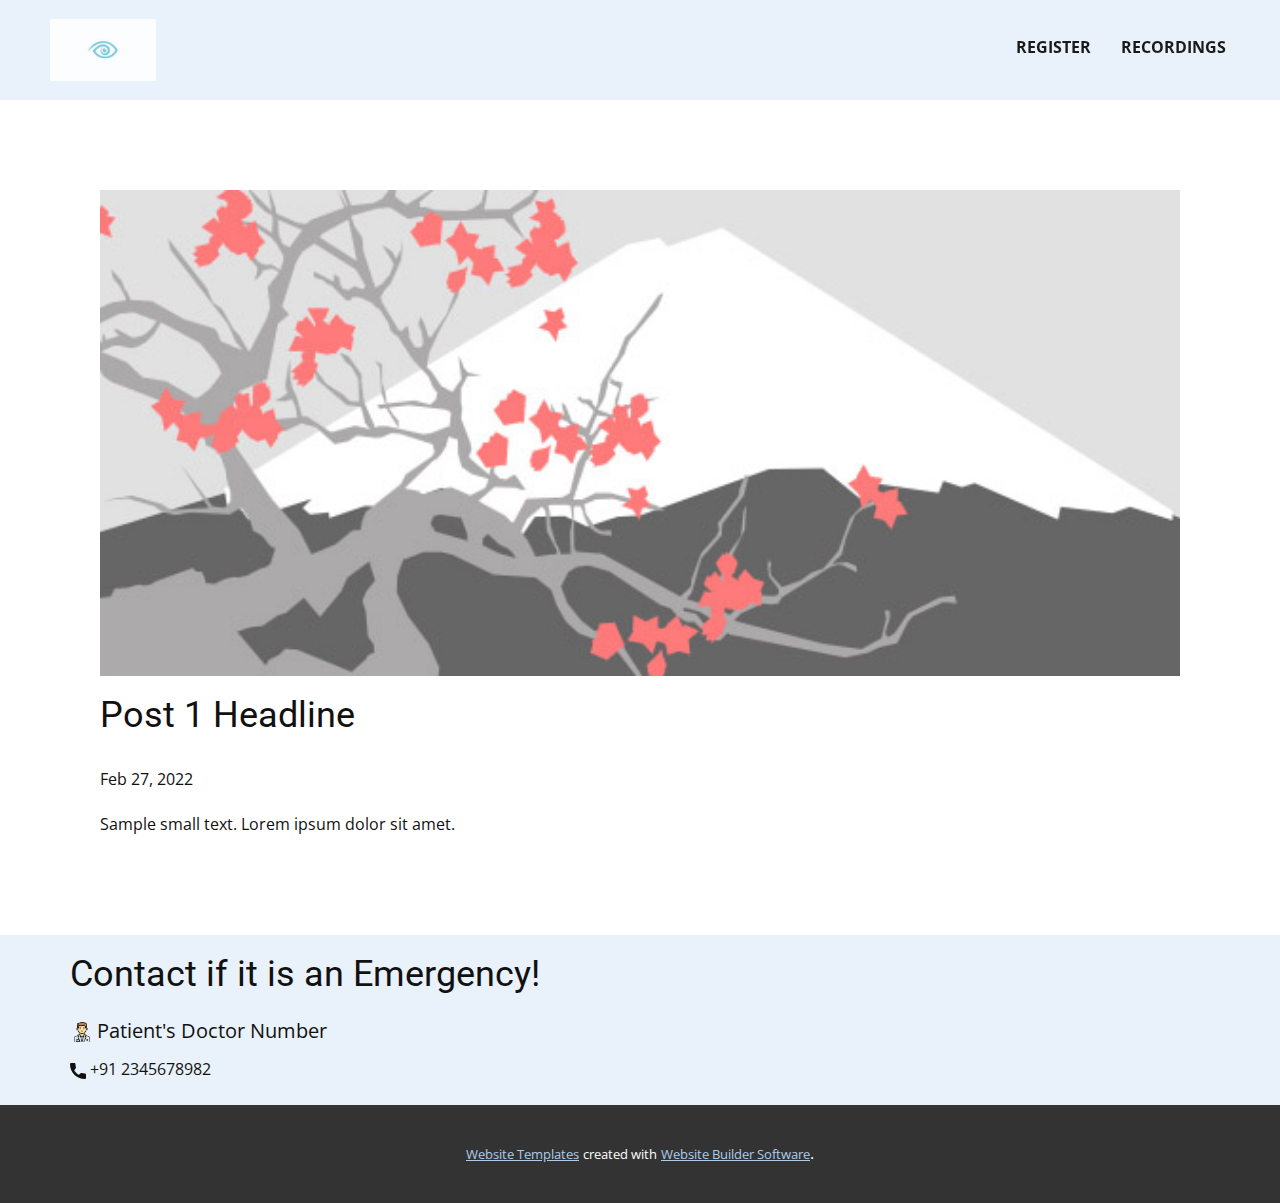
<file: app design2/blog/post.html>
<!doctype html>
<html style="font-size: 16px;"><head>
    <meta name="viewport" content="width=device-width, initial-scale=1.0">
    <meta charset="utf-8">
    <meta name="keywords" content="Post 1 Headline">
    <meta name="description" content="">
    <meta name="page_type" content="np-template-header-footer-from-plugin">
    <title>Post 1 Headline</title>
    <link rel="stylesheet" href="../nicepage.css" media="screen">
<link rel="stylesheet" href="../Post-Template.css" media="screen">
    <script class="u-script" type="text/javascript" src="../jquery.js" defer=""></script>
    <script class="u-script" type="text/javascript" src="../nicepage.js" defer=""></script>
    <meta name="generator" content="Nicepage 4.5.4, nicepage.com">
    <link id="u-theme-google-font" rel="stylesheet" href="https://fonts.googleapis.com/css?family=Roboto:100,100i,300,300i,400,400i,500,500i,700,700i,900,900i|Open+Sans:300,300i,400,400i,500,500i,600,600i,700,700i,800,800i">
    
    
    <script type="application/ld+json">{
		"@context": "http://schema.org",
		"@type": "Organization",
		"name": "",
		"logo": "images/403Forbidden.jpg"
}</script>
    <meta name="theme-color" content="#478ac9">
  </head>
  <body class="u-body u-xl-mode"><header class="u-clearfix u-header u-palette-1-light-3 u-sticky u-sticky-8243 u-header" id="sec-d9cd"><a href="../Home.html" data-page-id="63607571" class="u-image u-logo u-opacity u-opacity-80 u-image-1" data-image-width="520" data-image-height="300" data-animation-name="customAnimationIn" data-animation-duration="1000" data-animation-direction="" title="Home">
        <img src="../images/403Forbidden.jpg" class="u-logo-image u-logo-image-1">
      </a><nav class="u-menu u-menu-dropdown u-offcanvas u-menu-1">
        <div class="menu-collapse" style="font-size: 1rem; letter-spacing: 0px; font-weight: 700; text-transform: uppercase;">
          <a class="u-button-style u-custom-active-border-color u-custom-border u-custom-border-color u-custom-border-radius u-custom-borders u-custom-hover-border-color u-custom-left-right-menu-spacing u-custom-padding-bottom u-custom-text-color u-custom-text-hover-color u-custom-top-bottom-menu-spacing u-nav-link u-text-active-palette-1-base u-text-hover-palette-2-base" href="#">
            <svg class="u-svg-link" viewBox="0 0 24 24"><use xmlns:xlink="http://www.w3.org/1999/xlink" xlink:href="#menu-hamburger"></use></svg>
            <svg class="u-svg-content" version="1.1" id="menu-hamburger" viewBox="0 0 16 16" x="0px" y="0px" xmlns:xlink="http://www.w3.org/1999/xlink" xmlns="http://www.w3.org/2000/svg"><g><rect y="1" width="16" height="2"></rect><rect y="7" width="16" height="2"></rect><rect y="13" width="16" height="2"></rect>
</g></svg>
          </a>
        </div>
        <div class="u-custom-menu u-nav-container">
          <ul class="u-nav u-spacing-30 u-unstyled u-nav-1"><li class="u-nav-item"><a class="u-border-2 u-border-active-palette-1-base u-border-hover-palette-1-base u-border-no-left u-border-no-right u-border-no-top u-button-style u-nav-link u-text-active-palette-1-base u-text-grey-90 u-text-hover-grey-90" href="../register.html" style="padding: 10px 0px;">Register</a>
</li><li class="u-nav-item"><a class="u-border-2 u-border-active-palette-1-base u-border-hover-palette-1-base u-border-no-left u-border-no-right u-border-no-top u-button-style u-nav-link u-text-active-palette-1-base u-text-grey-90 u-text-hover-grey-90" href="../recordings.html" style="padding: 10px 0px;">Recordings</a>
</li></ul>
        </div>
        <div class="u-custom-menu u-nav-container-collapse">
          <div class="u-black u-container-style u-inner-container-layout u-opacity u-opacity-95 u-sidenav">
            <div class="u-inner-container-layout u-sidenav-overflow">
              <div class="u-menu-close"></div>
              <ul class="u-align-center u-nav u-popupmenu-items u-unstyled u-nav-2"><li class="u-nav-item"><a class="u-button-style u-nav-link" href="../register.html" style="padding: 10px 0px;">Register</a>
</li><li class="u-nav-item"><a class="u-button-style u-nav-link" href="../recordings.html" style="padding: 10px 0px;">Recordings</a>
</li></ul>
            </div>
          </div>
          <div class="u-black u-menu-overlay u-opacity u-opacity-70"></div>
        </div>
      </nav><style class="u-sticky-style" data-style-id="8243">.u-sticky-fixed.u-sticky-8243, .u-body.u-sticky-fixed .u-sticky-8243 {
box-shadow: 2px 2px 8px 0 rgba(128,128,128,1) !important
}</style></header>
    <section class="u-align-center u-clearfix u-section-1" id="sec-d74c">
      <div class="u-clearfix u-sheet u-valign-middle-md u-valign-middle-sm u-valign-middle-xs u-sheet-1"><!--post_details--><!--post_details_options_json--><!--{"source":""}--><!--/post_details_options_json--><!--blog_post-->
        <div class="u-container-style u-expanded-width u-post-details u-post-details-1">
          <div class="u-container-layout u-valign-middle u-container-layout-1"><!--blog_post_image-->
            <img alt="" class="u-blog-control u-expanded-width u-image u-image-default u-image-1" src="[data-uri]"><!--/blog_post_image--><!--blog_post_header-->
            <h2 class="u-blog-control u-text u-text-1">Post 1 Headline</h2><!--/blog_post_header--><!--blog_post_metadata-->
            <div class="u-blog-control u-metadata u-metadata-1"><!--blog_post_metadata_date-->
              <span class="u-meta-date u-meta-icon">Feb 27, 2022</span><!--/blog_post_metadata_date--><!--blog_post_metadata_category-->
              <!--/blog_post_metadata_category--><!--blog_post_metadata_comments-->
              <!--/blog_post_metadata_comments-->
            </div><!--/blog_post_metadata--><!--blog_post_content-->
            <div class="u-align-justify u-blog-control u-post-content u-text u-text-2 fr-view">
  Sample small text. Lorem ipsum dolor sit amet.
  </div><!--/blog_post_content-->
          </div>
        </div><!--/blog_post--><!--/post_details-->
      </div>
    </section>
    
    
    <footer class="u-align-center u-clearfix u-footer u-palette-1-light-3 u-footer" id="sec-b803"><div class="u-clearfix u-sheet u-sheet-1">
        <h2 class="u-align-left u-subtitle u-text u-text-default u-text-1">Contact if it is an Emergency!</h2>
        <p class="u-align-center u-large-text u-text u-text-variant u-text-2"><span class="u-file-icon u-icon"><img src="../images/921059.png" alt=""></span>&nbsp;Patient's Doctor Number&nbsp; 
        </p>
        <a href="https://nicepage.cloud" class="u-active-none u-align-left u-bottom-left-radius-0 u-bottom-right-radius-0 u-btn u-btn-rectangle u-button-style u-hover-none u-none u-radius-0 u-top-left-radius-0 u-top-right-radius-0 u-btn-1"><span class="u-icon"><svg class="u-svg-content" viewBox="0 0 405.333 405.333" x="0px" y="0px" style="width: 1em; height: 1em;"><path d="M373.333,266.88c-25.003,0-49.493-3.904-72.704-11.563c-11.328-3.904-24.192-0.896-31.637,6.699l-46.016,34.752    c-52.8-28.181-86.592-61.952-114.389-114.368l33.813-44.928c8.512-8.512,11.563-20.971,7.915-32.64    C142.592,81.472,138.667,56.96,138.667,32c0-17.643-14.357-32-32-32H32C14.357,0,0,14.357,0,32    c0,205.845,167.488,373.333,373.333,373.333c17.643,0,32-14.357,32-32V298.88C405.333,281.237,390.976,266.88,373.333,266.88z"></path></svg><img></span>&nbsp;+91 2345678982
        </a>
      </div></footer>
    <section class="u-backlink u-clearfix u-grey-80">
      <a class="u-link" href="https://nicepage.com/website-templates" target="_blank">
        <span>Website Templates</span>
      </a>
      <p class="u-text">
        <span>created with</span>
      </p>
      <a class="u-link" href="" target="_blank">
        <span>Website Builder Software</span>
      </a>. 
    </section>
  
</body></html>
</file>
